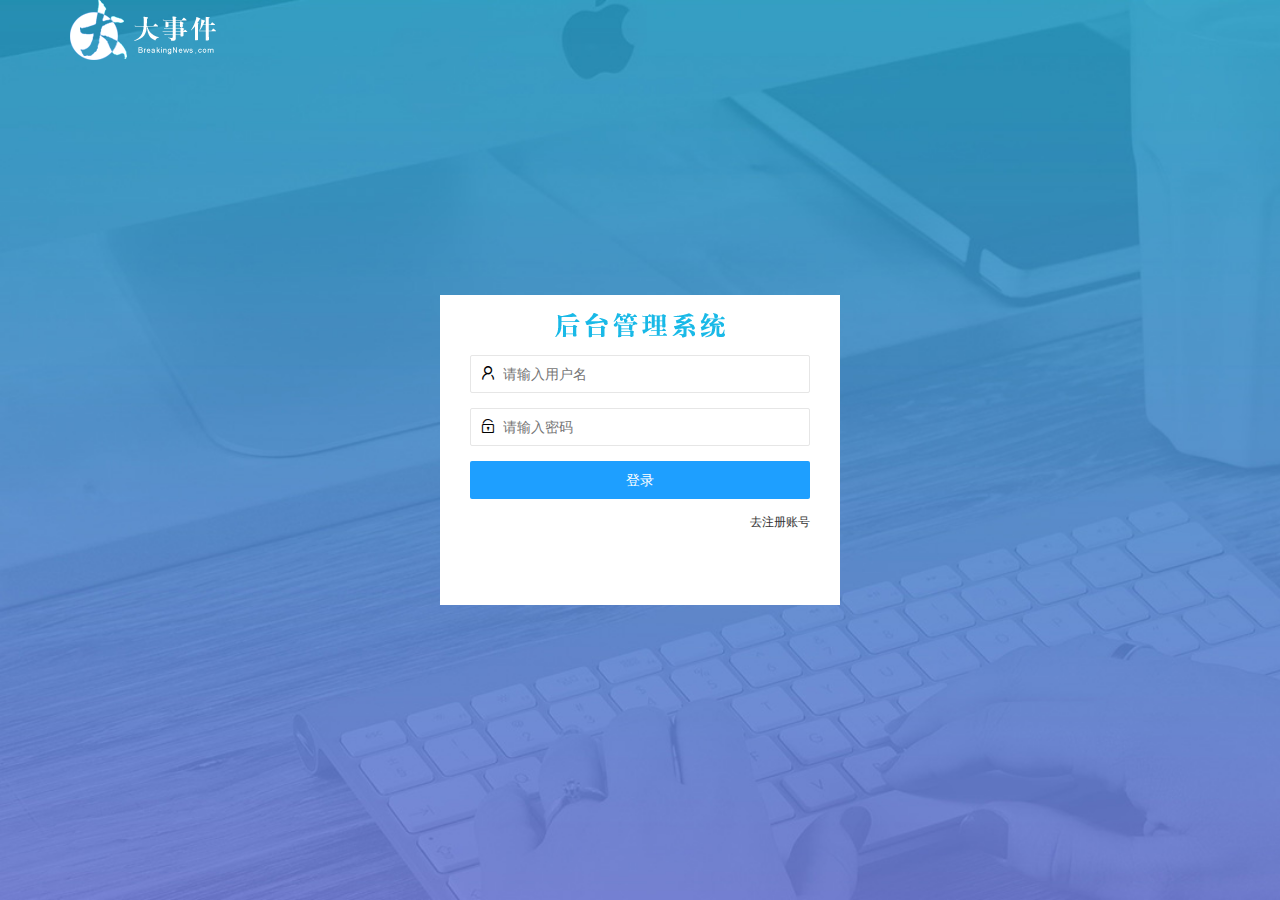
<file: login.html>
<!DOCTYPE html>
<html lang="en">
  <head>
    <meta charset="UTF-8" />
    <meta http-equiv="X-UA-Compatible" content="IE=edge" />
    <meta name="viewport" content="width=device-width, initial-scale=1.0" />
    <title>Document</title>
    <link rel="stylesheet" href="./assets/lib/layui/css/layui.css" />

    <link rel="stylesheet" href="./assets/css/login.css" />
  </head>
  <body>
    <!-- 头部的 Logo 区域 -->
    <div class="layui-main">
      <img src="./assets/images/logo.png" alt="" />
    </div>
    <div class="loginAndRegBox">
      <!-- 标题 -->
      <div class="title_box"></div>
      <!-- 登录界面 -->
      <div class="login_box">
        <!-- 登录表单 -->
        <form class="layui-form" id="form_login">
          <!-- 用户名 -->
          <div class="layui-form-item">
            <i class="layui-icon layui-icon-username"></i>
            <input
              type="text"
              name="username"
              required
              lay-verify="required"
              placeholder="请输入用户名"
              autocomplete="off"
              class="layui-input"
            />
          </div>
          <!-- 密码 -->
          <div class="layui-form-item">
            <i class="layui-icon layui-icon-password"></i>
            <input
              type="password"
              name="password"
              required
              lay-verify="required|pwd"
              placeholder="请输入密码"
              autocomplete="off"
              class="layui-input"
            />
          </div>
          <!-- 登录按钮 -->
          <div class="layui-form-item">
            <!-- 注意：表单提交按钮和普通按钮的区别，就是 lay-submit 属性 -->
            <button
              class="layui-btn layui-btn-fluid layui-btn-normal"
              lay-submit
            >
              登录
            </button>
          </div>
          <div class="layui-form-item links">
            <a href="javascript:;" id="link_reg">去注册账号</a>
          </div>
        </form>
      </div>

      <!-- 注册界面 -->
      <div class="reg_box">
        <!-- 注册表单 -->
        <form class="layui-form" id="form_reg">
          <!-- 用户名 -->
          <div class="layui-form-item">
            <i class="layui-icon layui-icon-username"></i>
            <input
              type="text"
              name="username"
              required
              lay-verify="required"
              placeholder="请输入用户名"
              autocomplete="off"
              class="layui-input"
            />
          </div>
          <!-- 密码 -->
          <div class="layui-form-item">
            <i class="layui-icon layui-icon-password"></i>
            <input
              type="password"
              name="password"
              required
              lay-verify="required|pwd"
              placeholder="请输入密码"
              autocomplete="off"
              class="layui-input"
            />
          </div>
          <!-- 确认密码 -->
          <div class="layui-form-item">
            <i class="layui-icon layui-icon-password"></i>
            <input
              type="password"
              name="repassword"
              required
              lay-verify="required|pwd|repwd"
              placeholder="再次确认密码"
              autocomplete="off"
              class="layui-input"
            />
          </div>
          <!-- 注册按钮 -->
          <div class="layui-form-item">
            <!-- 注意：表单提交按钮和普通按钮的区别，就是 lay-submit 属性 -->
            <button
              class="layui-btn layui-btn-fluid layui-btn-normal"
              lay-submit
            >
              注册
            </button>
          </div>
          <div class="layui-form-item links">
            <a href="javascript:;" id="link_login">去登录</a>
          </div>
        </form>
      </div>
    </div>
    <script src="/assets/lib/layui/layui.all.js"></script>
    <script src="./assets/lib/jquery.js"></script>
    <script src="./assets/js/baseAPI.js"></script>
    <script src="./assets/js/login.js"></script>
  </body>
</html>
</file>
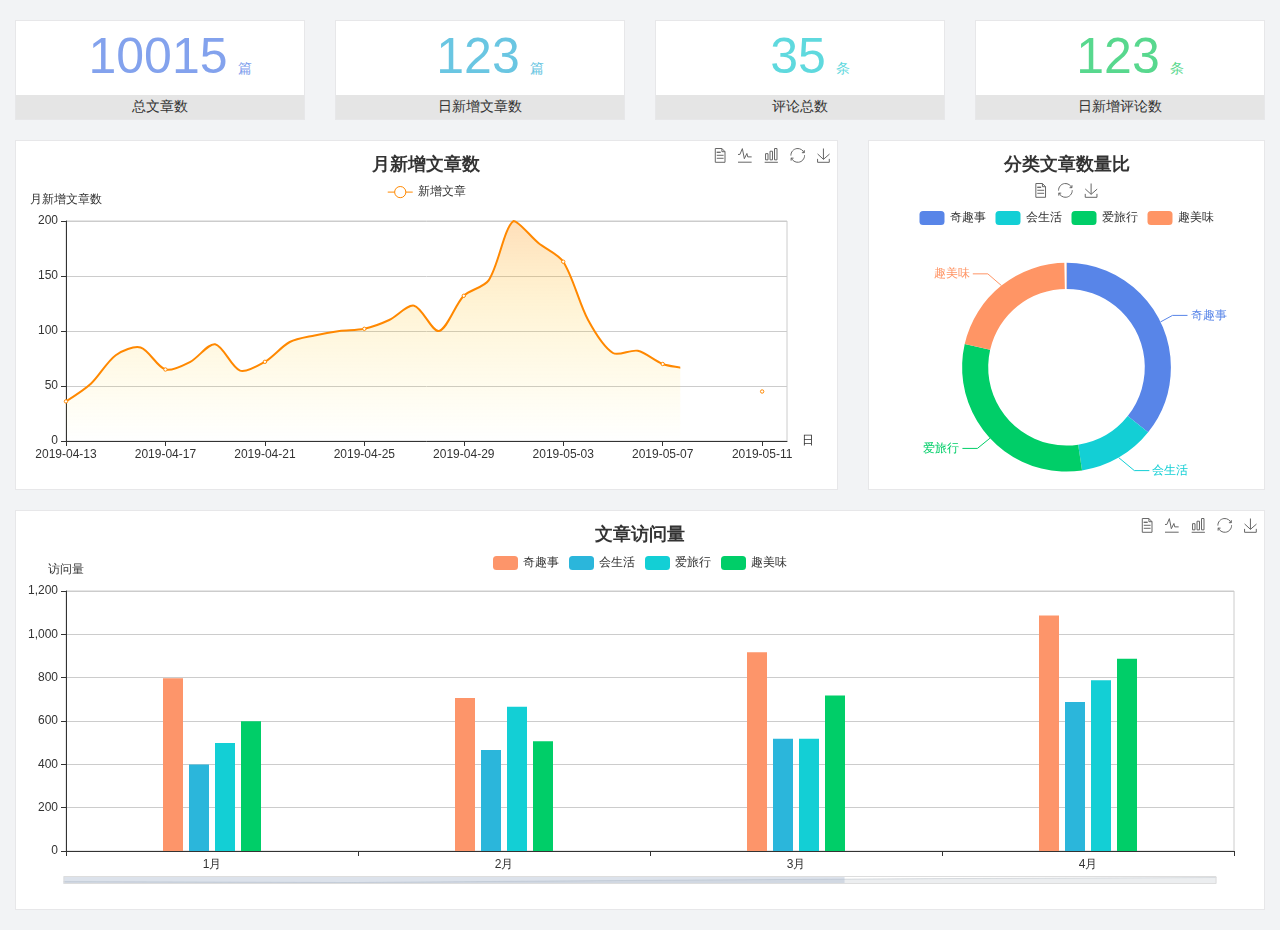
<file: home/dashboard.html>
<!DOCTYPE html>
<html lang="en">

<head>
  <meta charset="UTF-8">
  <meta name="viewport" content="width=device-width, initial-scale=1.0">
  <meta http-equiv="X-UA-Compatible" content="ie=edge">
  <title>图表统计</title>
  <link rel="stylesheet" href="../../assets/lib/bootstrap.css" />
  <link rel="stylesheet" href="../../assets/lib/main.css" />
  <script src="../../assets/lib/jquery.js"></script>
  <script type="text/javascript" src="../../assets/lib/echarts.min.js"></script>
</head>

<body>
  <div class="container-fluid">
    <div class="row spannel_list">
      <div class="col-sm-3 col-xs-6">
        <div class="spannel">
          <em>10015</em><span>篇</span>
          <b>总文章数</b>
        </div>
      </div>
      <div class="col-sm-3 col-xs-6">
        <div class="spannel scolor01">
          <em>123</em><span>篇</span>
          <b>日新增文章数</b>
        </div>
      </div>
      <div class="col-sm-3 col-xs-6">
        <div class="spannel scolor02">
          <em>35</em><span>条</span>
          <b>评论总数</b>
        </div>
      </div>
      <div class="col-sm-3 col-xs-6">
        <div class="spannel scolor03">
          <em>123</em><span>条</span>
          <b>日新增评论数</b>
        </div>
      </div>
    </div>
  </div>

  <div class="container-fluid">
    <div class="row curve-pie">
      <div class="col-lg-8 col-md-8">
        <div class="gragh_pannel" id="curve_show"></div>
      </div>
      <div class="col-lg-4 col-md-4">
        <div class="gragh_pannel" id="pie_show"></div>
      </div>
    </div>
  </div>

  <div class="container-fluid">
    <div class="column_pannel" id="column_show"></div>
  </div>

  <script>
    var oChart = echarts.init(document.getElementById('curve_show'));
    var aList_all = [
      { 'count': 36, 'date': '2019-04-13' },
      { 'count': 52, 'date': '2019-04-14' },
      { 'count': 78, 'date': '2019-04-15' },
      { 'count': 85, 'date': '2019-04-16' },
      { 'count': 65, 'date': '2019-04-17' },
      { 'count': 72, 'date': '2019-04-18' },
      { 'count': 88, 'date': '2019-04-19' },
      { 'count': 64, 'date': '2019-04-20' },
      { 'count': 72, 'date': '2019-04-21' },
      { 'count': 90, 'date': '2019-04-22' },
      { 'count': 96, 'date': '2019-04-23' },
      { 'count': 100, 'date': '2019-04-24' },
      { 'count': 102, 'date': '2019-04-25' },
      { 'count': 110, 'date': '2019-04-26' },
      { 'count': 123, 'date': '2019-04-27' },
      { 'count': 100, 'date': '2019-04-28' },
      { 'count': 132, 'date': '2019-04-29' },
      { 'count': 146, 'date': '2019-04-30' },
      { 'count': 200, 'date': '2019-05-01' },
      { 'count': 180, 'date': '2019-05-02' },
      { 'count': 163, 'date': '2019-05-03' },
      { 'count': 110, 'date': '2019-05-04' },
      { 'count': 80, 'date': '2019-05-05' },
      { 'count': 82, 'date': '2019-05-06' },
      { 'count': 70, 'date': '2019-05-07' },
      { 'count': 65, 'date': '2019-05-08' },
      { 'count': 54, 'date': '2019-05-09' },
      { 'count': 40, 'date': '2019-05-10' },
      { 'count': 45, 'date': '2019-05-11' },
      { 'count': 38, 'date': '2019-05-12' },
    ];

    let aCount = [];
    let aDate = [];

    for (var i = 0; i < aList_all.length; i++) {
      aCount.push(aList_all[i].count);
      aDate.push(aList_all[i].date);
    }

    var chartopt = {
      title: {
        text: '月新增文章数',
        left: 'center',
        top: '10'
      },
      tooltip: {
        trigger: 'axis'
      },
      legend: {
        data: ['新增文章'],
        top: '40'
      },
      toolbox: {
        show: true,
        feature: {
          mark: { show: true },
          dataView: { show: true, readOnly: false },
          magicType: { show: true, type: ['line', 'bar'] },
          restore: { show: true },
          saveAsImage: { show: true }
        }
      },
      calculable: true,
      xAxis: [
        {
          name: '日',
          type: 'category',
          boundaryGap: false,
          data: aDate
        }
      ],
      yAxis: [
        {
          name: '月新增文章数',
          type: 'value'
        }
      ],
      series: [
        {
          name: '新增文章',
          type: 'line',
          smooth: true,
          itemStyle: { normal: { areaStyle: { type: 'default' }, color: '#f80' }, lineStyle: { color: '#f80' } },
          data: aCount
        }],
      areaStyle: {
        normal: {
          color: new echarts.graphic.LinearGradient(0, 0, 0, 1, [{
            offset: 0,
            color: 'rgba(255,136,0,0.39)'
          }, {
            offset: .34,
            color: 'rgba(255,180,0,0.25)'
          }, {
            offset: 1,
            color: 'rgba(255,222,0,0.00)'
          }])

        }
      },
      grid: {
        show: true,
        x: 50,
        x2: 50,
        y: 80,
        height: 220
      }
    };

    oChart.setOption(chartopt);


    var oPie = echarts.init(document.getElementById('pie_show'));
    var oPieopt =
    {
      title: {
        top: 10,
        text: '分类文章数量比',
        x: 'center'
      },
      tooltip: {
        trigger: 'item',
        formatter: "{a} <br/>{b} : {c} ({d}%)"
      },
      color: ['#5885e8', '#13cfd5', '#00ce68', '#ff9565'],
      legend: {
        x: 'center',
        top: 65,
        data: ['奇趣事', '会生活', '爱旅行', '趣美味']
      },
      toolbox: {
        show: true,
        x: 'center',
        top: 35,
        feature: {
          mark: { show: true },
          dataView: { show: true, readOnly: false },
          magicType: {
            show: true,
            type: ['pie', 'funnel'],
            option: {
              funnel: {
                x: '25%',
                width: '50%',
                funnelAlign: 'left',
                max: 1548
              }
            }
          },
          restore: { show: true },
          saveAsImage: { show: true }
        }
      },
      calculable: true,
      series: [
        {
          name: '访问来源',
          type: 'pie',
          radius: ['45%', '60%'],
          center: ['50%', '65%'],
          data: [
            { value: 300, name: '奇趣事' },
            { value: 100, name: '会生活' },
            { value: 260, name: '爱旅行' },
            { value: 180, name: '趣美味' }
          ]
        }
      ]
    };
    oPie.setOption(oPieopt);



    var oColumn = this.echarts.init(document.getElementById('column_show'));
    var oColumnopt =
    {
      title: {
        text: '文章访问量',
        left: 'center',
        top: '10'
      },
      tooltip: {
        trigger: 'axis'
      },
      legend: {
        data: ['奇趣事', '会生活', '爱旅行', '趣美味'],
        top: '40'
      },
      toolbox: {
        show: true,
        feature: {
          mark: { show: true },
          dataView: { show: true, readOnly: false },
          magicType: { show: true, type: ['line', 'bar'] },
          restore: { show: true },
          saveAsImage: { show: true }
        }
      },
      calculable: true,
      xAxis: [
        {
          type: 'category',
          data: ['1月', '2月', '3月', '4月', '5月']
        }
      ],
      yAxis: [
        {
          name: '访问量',
          type: 'value'
        }
      ],
      series: [
        {
          name: '奇趣事',
          type: 'bar',
          barWidth: 20,
          itemStyle: {
            normal: { areaStyle: { type: 'default' }, color: '#fd956a' }
          },
          data: [800, 708, 920, 1090, 1200]
        },
        {
          name: '会生活',
          type: 'bar',
          barWidth: 20,
          itemStyle: {
            normal: { areaStyle: { type: 'default' }, color: '#2bb6db' }
          },
          data: [400, 468, 520, 690, 800]
        },
        {
          name: '爱旅行',
          type: 'bar',
          barWidth: 20,
          itemStyle: {
            normal: { areaStyle: { type: 'default' }, color: '#13cfd5' }
          },
          data: [500, 668, 520, 790, 900]
        },
        {
          name: '趣美味',
          type: 'bar',
          barWidth: 20,
          itemStyle: {
            normal: { areaStyle: { type: 'default' }, color: '#00ce68' }
          },
          data: [600, 508, 720, 890, 1000]
        }
      ],
      grid: {
        show: true,
        x: 50,
        x2: 30,
        y: 80,
        height: 260
      },
      dataZoom: [//给x轴设置滚动条
        {
          start: 0,//默认为0
          end: 100 - 1000 / 31,//默认为100
          type: 'slider',
          show: true,
          xAxisIndex: [0],
          handleSize: 0,//滑动条的 左右2个滑动条的大小
          height: 8,//组件高度
          left: 45, //左边的距离
          right: 50,//右边的距离
          bottom: 26,//右边的距离
          handleColor: '#ddd',//h滑动图标的颜色
          handleStyle: {
            borderColor: "#cacaca",
            borderWidth: "1",
            shadowBlur: 2,
            background: "#ddd",
            shadowColor: "#ddd",
          }
        }]
    };
    oColumn.setOption(oColumnopt);
  </script>
</body>

</html>
</file>
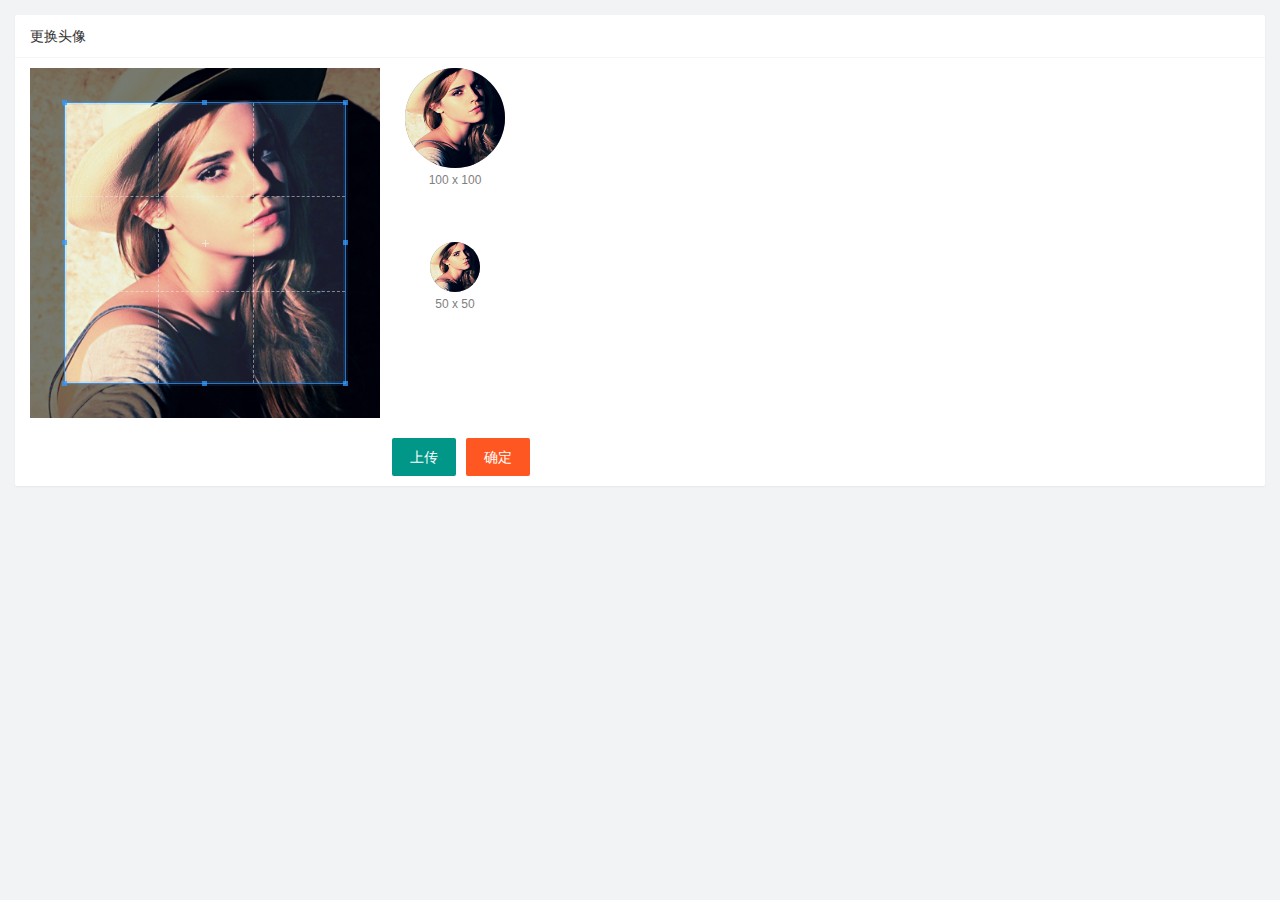
<file: user/user_avatar.html>
<!DOCTYPE html>
<html lang="en">
  <head>
    <meta charset="UTF-8" />
    <meta http-equiv="X-UA-Compatible" content="IE=edge" />
    <meta name="viewport" content="width=device-width, initial-scale=1.0" />
    <title>Document</title>
    <link rel="stylesheet" href="/assets/lib/layui/css/layui.css" />
    <link rel="stylesheet" href="/assets/lib/cropper/cropper.css" />
    <link rel="stylesheet" href="/assets/css/user/user_avatar.css" />
  </head>
  <body>
    <!-- 卡片区域 -->
    <div class="layui-card">
      <div class="layui-card-header">更换头像</div>
      <div class="layui-card-body">
        <!-- 第一行的图片裁剪和预览区域 -->
        <div class="row1">
          <!-- 图片裁剪区域 -->
          <div class="cropper-box">
            <!-- 这个 img 标签很重要，将来会把它初始化为裁剪区域 -->
            <img id="image" src="/assets/images/sample.jpg" />
          </div>
          <!-- 图片的预览区域 -->
          <div class="preview-box">
            <div>
              <!-- 宽高为 100px 的预览区域 -->
              <div class="img-preview w100"></div>
              <p class="size">100 x 100</p>
            </div>
            <div>
              <!-- 宽高为 50px 的预览区域 -->
              <div class="img-preview w50"></div>
              <p class="size">50 x 50</p>
            </div>
          </div>
        </div>

        <!-- 第二行的按钮区域 -->
        <div class="row2">
          <input type="file" accept="image/jpeg,image/png" id="file" />
          <button type="button" class="layui-btn" id="btnChooseImage">
            上传
          </button>
          <button
            type="button"
            class="layui-btn layui-btn-danger"
            id="btnUpload"
          >
            确定
          </button>
        </div>
      </div>
    </div>
  </body>
  <script src="/assets/lib/layui/layui.all.js"></script>
  <script src="/assets/lib/jquery.js"></script>
  <script src="/assets/lib/cropper/Cropper.js"></script>
  <script src="/assets/lib/cropper/jquery-cropper.js"></script>
  <script src="/assets/js/baseAPI.js"></script>
  <script src="/assets/js/user/user_avatar.js"></script>
</html>
</file>
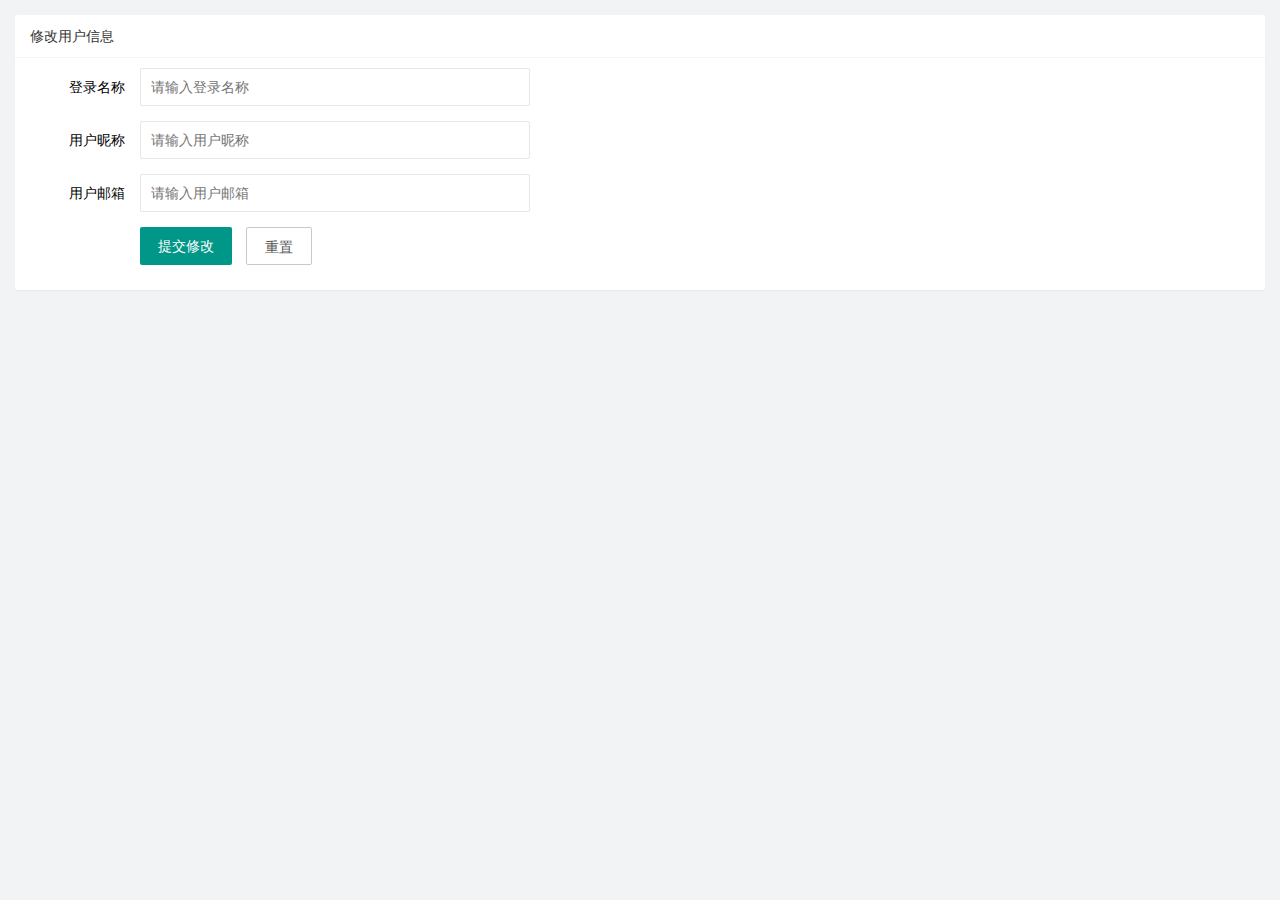
<file: user/user_info.html>
<!DOCTYPE html>
<html lang="en">
  <head>
    <meta charset="UTF-8" />
    <meta http-equiv="X-UA-Compatible" content="IE=edge" />
    <meta name="viewport" content="width=device-width, initial-scale=1.0" />
    <title>Document</title>
    <link rel="stylesheet" href="/assets/lib/layui/css/layui.css" />
    <link rel="stylesheet" href="/assets/css/user/user_info.css" />
  </head>
  <body>
    <!-- 卡片区域 -->
    <div class="layui-card">
      <div class="layui-card-header">修改用户信息</div>
      <div class="layui-card-body">
        <form class="layui-form" lay-filter="formUserInfo">
          <!-- 隐藏域 -->
          <input type="hidden" name="id" />
          <!-- username -->
          <div class="layui-form-item">
            <label class="layui-form-label">登录名称</label>
            <div class="layui-input-block">
              <input
                type="text"
                name="username"
                required
                readonly
                lay-verify="required"
                placeholder="请输入登录名称"
                autocomplete="off"
                class="layui-input"
              />
            </div>
          </div>
          <!-- nickname -->
          <div class="layui-form-item">
            <label class="layui-form-label">用户昵称</label>
            <div class="layui-input-block">
              <input
                type="text"
                name="nickname"
                required
                lay-verify="required|nickname"
                placeholder="请输入用户昵称"
                autocomplete="off"
                class="layui-input"
              />
            </div>
          </div>
          <!-- email -->
          <div class="layui-form-item">
            <label class="layui-form-label">用户邮箱</label>
            <div class="layui-input-block">
              <input
                type="text"
                name="email"
                required
                lay-verify="required|email"
                placeholder="请输入用户邮箱"
                autocomplete="off"
                class="layui-input"
              />
            </div>
          </div>
          <!-- button -->
          <div class="layui-form-item">
            <div class="layui-input-block">
              <button class="layui-btn" lay-submit lay-filter="formDemo">
                提交修改
              </button>
              <button
                type="reset"
                class="layui-btn layui-btn-primary"
                id="btnReset"
              >
                重置
              </button>
            </div>
          </div>
        </form>
      </div>
    </div>
    <script src="/assets/lib/layui/layui.all.js"></script>
    <script src="/assets/lib/jquery.js"></script>
    <script src="/assets/js/baseAPI.js"></script>
    <script src="/assets/js/user/user_info.js"></script>
  </body>
</html>
</file>
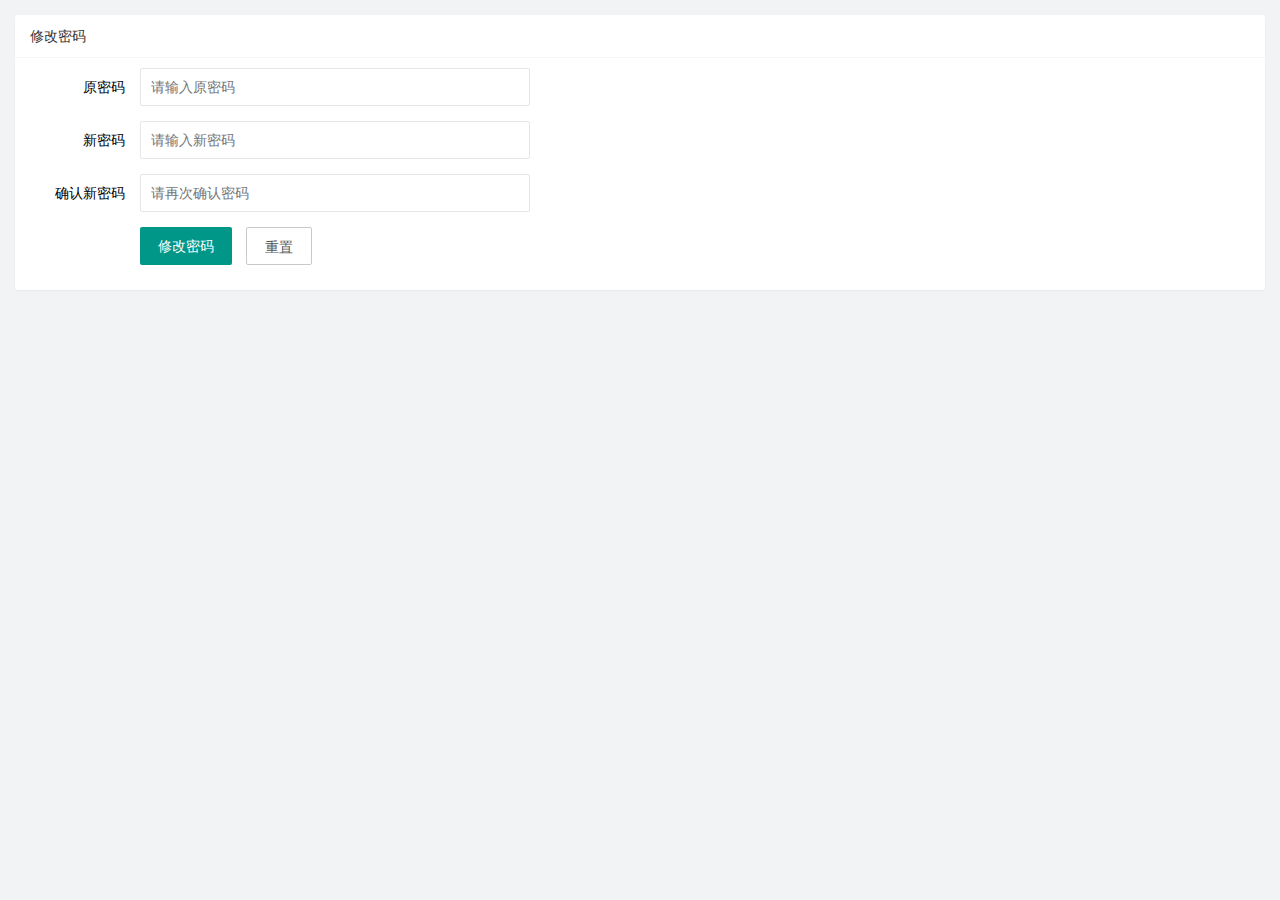
<file: user/user_pwd.html>
<!DOCTYPE html>
<html lang="en">
  <head>
    <meta charset="UTF-8" />
    <meta http-equiv="X-UA-Compatible" content="IE=edge" />
    <meta name="viewport" content="width=device-width, initial-scale=1.0" />
    <title>Document</title>
    <link rel="stylesheet" href="/assets/lib/layui/css/layui.css" />
    <link rel="stylesheet" href="/assets/css/user/user_pwd.css" />
  </head>
  <body>
    <!-- 卡片区域 -->
    <div class="layui-card">
      <div class="layui-card-header">修改密码</div>
      <div class="layui-card-body">
        <form class="layui-form">
          <div class="layui-form-item">
            <label class="layui-form-label">原密码</label>
            <div class="layui-input-block">
              <input
                type="password"
                name="oldPwd"
                required
                lay-verify="required|pwd"
                placeholder="请输入原密码"
                autocomplete="off"
                class="layui-input"
              />
            </div>
          </div>
          <div class="layui-form-item">
            <label class="layui-form-label">新密码</label>
            <div class="layui-input-block">
              <input
                type="password"
                name="newPwd"
                required
                lay-verify="required|pwd|samePwd"
                placeholder="请输入新密码"
                autocomplete="off"
                class="layui-input"
              />
            </div>
          </div>
          <div class="layui-form-item">
            <label class="layui-form-label">确认新密码</label>
            <div class="layui-input-block">
              <input
                type="password"
                name="rePwd"
                required
                lay-verify="required|pwd|rePwd"
                placeholder="请再次确认密码"
                autocomplete="off"
                class="layui-input"
              />
            </div>
          </div>
          <div class="layui-form-item">
            <div class="layui-input-block">
              <button class="layui-btn" lay-submit lay-filter="formDemo">
                修改密码
              </button>
              <button type="reset" class="layui-btn layui-btn-primary">
                重置
              </button>
            </div>
          </div>
        </form>
      </div>
    </div>
  </body>
  <script src="/assets/lib/layui/layui.all.js"></script>
  <script src="/assets/lib/jquery.js"></script>
  <script src="/assets/js/baseAPI.js"></script>
  <script src="/assets/js/user/user_pwd.js"></script>
</html>
</file>
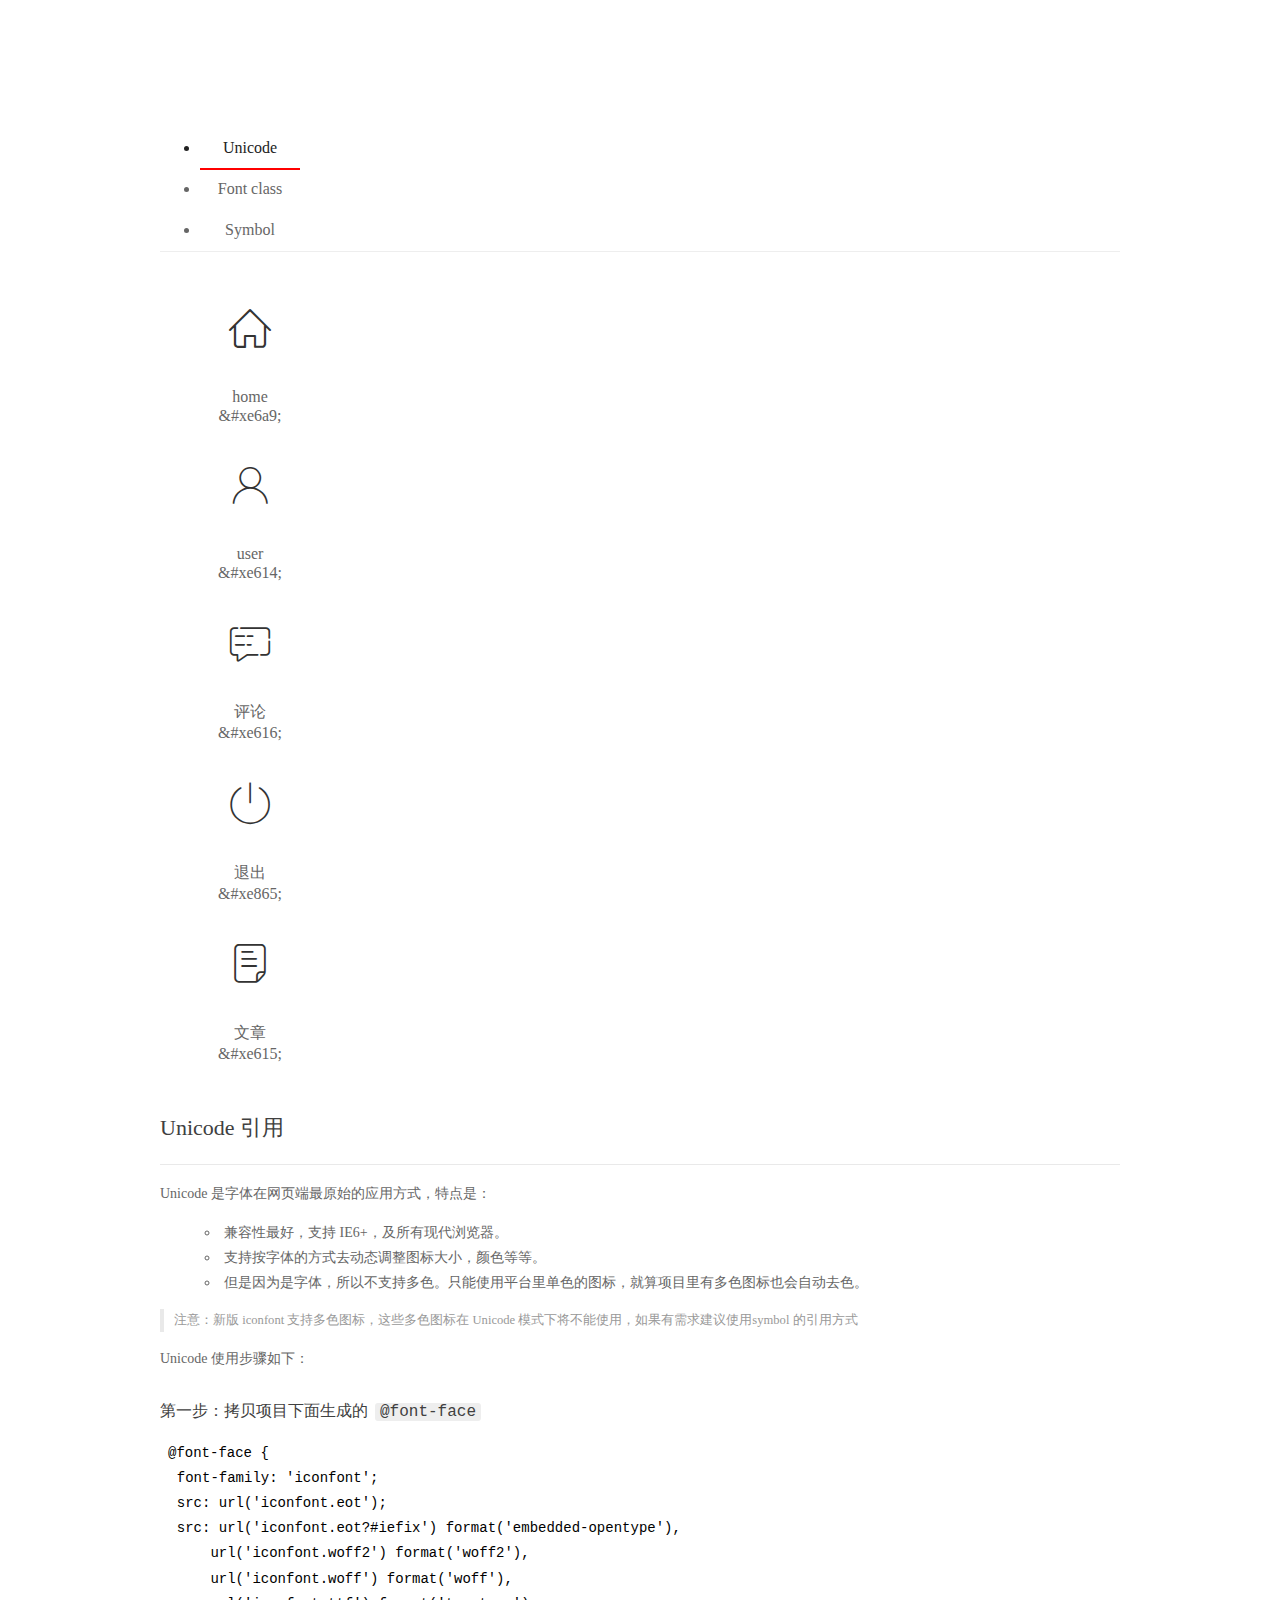
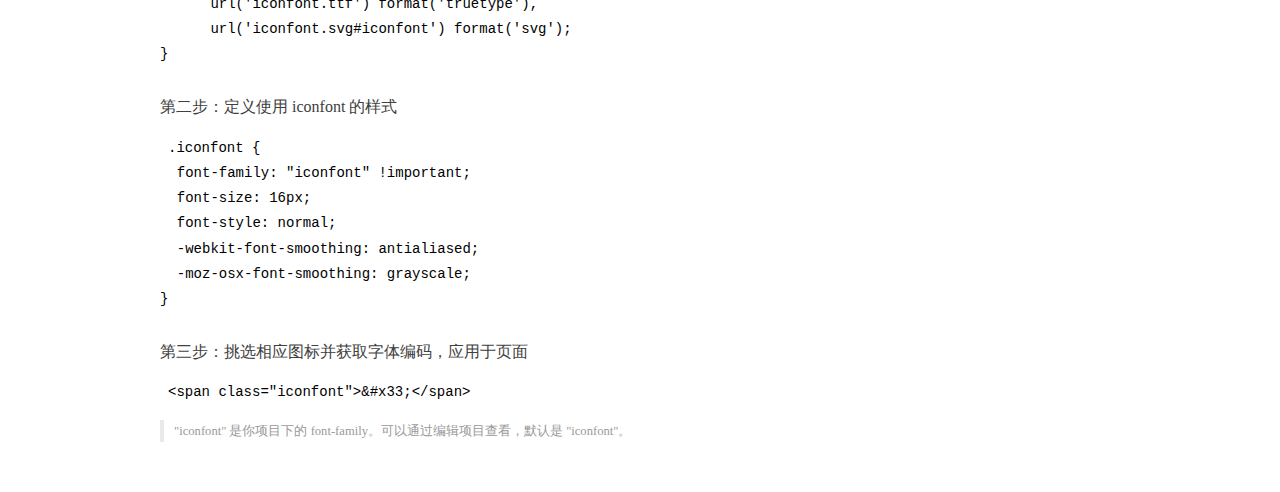
<file: assets/fonts/demo_index.html>
<!DOCTYPE html>
<html>
<head>
  <meta charset="utf-8"/>
  <title>IconFont Demo</title>
  <link rel="shortcut icon" href="https://gtms04.alicdn.com/tps/i4/TB1_oz6GVXXXXaFXpXXJDFnIXXX-64-64.ico" type="image/x-icon"/>
  <link rel="stylesheet" href="https://g.alicdn.com/thx/cube/1.3.2/cube.min.css">
  <link rel="stylesheet" href="demo.css">
  <link rel="stylesheet" href="iconfont.css">
  <script src="iconfont.js"></script>
  <!-- jQuery -->
  <script src="https://a1.alicdn.com/oss/uploads/2018/12/26/7bfddb60-08e8-11e9-9b04-53e73bb6408b.js"></script>
  <!-- 代码高亮 -->
  <script src="https://a1.alicdn.com/oss/uploads/2018/12/26/a3f714d0-08e6-11e9-8a15-ebf944d7534c.js"></script>
</head>
<body>
  <div class="main">
    <h1 class="logo"><a href="https://www.iconfont.cn/" title="iconfont 首页" target="_blank">&#xe86b;</a></h1>
    <div class="nav-tabs">
      <ul id="tabs" class="dib-box">
        <li class="dib active"><span>Unicode</span></li>
        <li class="dib"><span>Font class</span></li>
        <li class="dib"><span>Symbol</span></li>
      </ul>
      
    </div>
    <div class="tab-container">
      <div class="content unicode" style="display: block;">
          <ul class="icon_lists dib-box">
          
            <li class="dib">
              <span class="icon iconfont">&#xe6a9;</span>
                <div class="name">home</div>
                <div class="code-name">&amp;#xe6a9;</div>
              </li>
          
            <li class="dib">
              <span class="icon iconfont">&#xe614;</span>
                <div class="name">user</div>
                <div class="code-name">&amp;#xe614;</div>
              </li>
          
            <li class="dib">
              <span class="icon iconfont">&#xe616;</span>
                <div class="name">评论</div>
                <div class="code-name">&amp;#xe616;</div>
              </li>
          
            <li class="dib">
              <span class="icon iconfont">&#xe865;</span>
                <div class="name">退出</div>
                <div class="code-name">&amp;#xe865;</div>
              </li>
          
            <li class="dib">
              <span class="icon iconfont">&#xe615;</span>
                <div class="name">文章</div>
                <div class="code-name">&amp;#xe615;</div>
              </li>
          
          </ul>
          <div class="article markdown">
          <h2 id="unicode-">Unicode 引用</h2>
          <hr>

          <p>Unicode 是字体在网页端最原始的应用方式，特点是：</p>
          <ul>
            <li>兼容性最好，支持 IE6+，及所有现代浏览器。</li>
            <li>支持按字体的方式去动态调整图标大小，颜色等等。</li>
            <li>但是因为是字体，所以不支持多色。只能使用平台里单色的图标，就算项目里有多色图标也会自动去色。</li>
          </ul>
          <blockquote>
            <p>注意：新版 iconfont 支持多色图标，这些多色图标在 Unicode 模式下将不能使用，如果有需求建议使用symbol 的引用方式</p>
          </blockquote>
          <p>Unicode 使用步骤如下：</p>
          <h3 id="-font-face">第一步：拷贝项目下面生成的 <code>@font-face</code></h3>
<pre><code class="language-css"
>@font-face {
  font-family: 'iconfont';
  src: url('iconfont.eot');
  src: url('iconfont.eot?#iefix') format('embedded-opentype'),
      url('iconfont.woff2') format('woff2'),
      url('iconfont.woff') format('woff'),
      url('iconfont.ttf') format('truetype'),
      url('iconfont.svg#iconfont') format('svg');
}
</code></pre>
          <h3 id="-iconfont-">第二步：定义使用 iconfont 的样式</h3>
<pre><code class="language-css"
>.iconfont {
  font-family: "iconfont" !important;
  font-size: 16px;
  font-style: normal;
  -webkit-font-smoothing: antialiased;
  -moz-osx-font-smoothing: grayscale;
}
</code></pre>
          <h3 id="-">第三步：挑选相应图标并获取字体编码，应用于页面</h3>
<pre>
<code class="language-html"
>&lt;span class="iconfont"&gt;&amp;#x33;&lt;/span&gt;
</code></pre>
          <blockquote>
            <p>"iconfont" 是你项目下的 font-family。可以通过编辑项目查看，默认是 "iconfont"。</p>
          </blockquote>
          </div>
      </div>
      <div class="content font-class">
        <ul class="icon_lists dib-box">
          
          <li class="dib">
            <span class="icon iconfont icon-home"></span>
            <div class="name">
              home
            </div>
            <div class="code-name">.icon-home
            </div>
          </li>
          
          <li class="dib">
            <span class="icon iconfont icon-user"></span>
            <div class="name">
              user
            </div>
            <div class="code-name">.icon-user
            </div>
          </li>
          
          <li class="dib">
            <span class="icon iconfont icon-pinglun"></span>
            <div class="name">
              评论
            </div>
            <div class="code-name">.icon-pinglun
            </div>
          </li>
          
          <li class="dib">
            <span class="icon iconfont icon-tuichu"></span>
            <div class="name">
              退出
            </div>
            <div class="code-name">.icon-tuichu
            </div>
          </li>
          
          <li class="dib">
            <span class="icon iconfont icon-16"></span>
            <div class="name">
              文章
            </div>
            <div class="code-name">.icon-16
            </div>
          </li>
          
        </ul>
        <div class="article markdown">
        <h2 id="font-class-">font-class 引用</h2>
        <hr>

        <p>font-class 是 Unicode 使用方式的一种变种，主要是解决 Unicode 书写不直观，语意不明确的问题。</p>
        <p>与 Unicode 使用方式相比，具有如下特点：</p>
        <ul>
          <li>兼容性良好，支持 IE8+，及所有现代浏览器。</li>
          <li>相比于 Unicode 语意明确，书写更直观。可以很容易分辨这个 icon 是什么。</li>
          <li>因为使用 class 来定义图标，所以当要替换图标时，只需要修改 class 里面的 Unicode 引用。</li>
          <li>不过因为本质上还是使用的字体，所以多色图标还是不支持的。</li>
        </ul>
        <p>使用步骤如下：</p>
        <h3 id="-fontclass-">第一步：引入项目下面生成的 fontclass 代码：</h3>
<pre><code class="language-html">&lt;link rel="stylesheet" href="./iconfont.css"&gt;
</code></pre>
        <h3 id="-">第二步：挑选相应图标并获取类名，应用于页面：</h3>
<pre><code class="language-html">&lt;span class="iconfont icon-xxx"&gt;&lt;/span&gt;
</code></pre>
        <blockquote>
          <p>"
            iconfont" 是你项目下的 font-family。可以通过编辑项目查看，默认是 "iconfont"。</p>
        </blockquote>
      </div>
      </div>
      <div class="content symbol">
          <ul class="icon_lists dib-box">
          
            <li class="dib">
                <svg class="icon svg-icon" aria-hidden="true">
                  <use xlink:href="#icon-home"></use>
                </svg>
                <div class="name">home</div>
                <div class="code-name">#icon-home</div>
            </li>
          
            <li class="dib">
                <svg class="icon svg-icon" aria-hidden="true">
                  <use xlink:href="#icon-user"></use>
                </svg>
                <div class="name">user</div>
                <div class="code-name">#icon-user</div>
            </li>
          
            <li class="dib">
                <svg class="icon svg-icon" aria-hidden="true">
                  <use xlink:href="#icon-pinglun"></use>
                </svg>
                <div class="name">评论</div>
                <div class="code-name">#icon-pinglun</div>
            </li>
          
            <li class="dib">
                <svg class="icon svg-icon" aria-hidden="true">
                  <use xlink:href="#icon-tuichu"></use>
                </svg>
                <div class="name">退出</div>
                <div class="code-name">#icon-tuichu</div>
            </li>
          
            <li class="dib">
                <svg class="icon svg-icon" aria-hidden="true">
                  <use xlink:href="#icon-16"></use>
                </svg>
                <div class="name">文章</div>
                <div class="code-name">#icon-16</div>
            </li>
          
          </ul>
          <div class="article markdown">
          <h2 id="symbol-">Symbol 引用</h2>
          <hr>

          <p>这是一种全新的使用方式，应该说这才是未来的主流，也是平台目前推荐的用法。相关介绍可以参考这篇<a href="">文章</a>
            这种用法其实是做了一个 SVG 的集合，与另外两种相比具有如下特点：</p>
          <ul>
            <li>支持多色图标了，不再受单色限制。</li>
            <li>通过一些技巧，支持像字体那样，通过 <code>font-size</code>, <code>color</code> 来调整样式。</li>
            <li>兼容性较差，支持 IE9+，及现代浏览器。</li>
            <li>浏览器渲染 SVG 的性能一般，还不如 png。</li>
          </ul>
          <p>使用步骤如下：</p>
          <h3 id="-symbol-">第一步：引入项目下面生成的 symbol 代码：</h3>
<pre><code class="language-html">&lt;script src="./iconfont.js"&gt;&lt;/script&gt;
</code></pre>
          <h3 id="-css-">第二步：加入通用 CSS 代码（引入一次就行）：</h3>
<pre><code class="language-html">&lt;style&gt;
.icon {
  width: 1em;
  height: 1em;
  vertical-align: -0.15em;
  fill: currentColor;
  overflow: hidden;
}
&lt;/style&gt;
</code></pre>
          <h3 id="-">第三步：挑选相应图标并获取类名，应用于页面：</h3>
<pre><code class="language-html">&lt;svg class="icon" aria-hidden="true"&gt;
  &lt;use xlink:href="#icon-xxx"&gt;&lt;/use&gt;
&lt;/svg&gt;
</code></pre>
          </div>
      </div>

    </div>
  </div>
  <script>
  $(document).ready(function () {
      $('.tab-container .content:first').show()

      $('#tabs li').click(function (e) {
        var tabContent = $('.tab-container .content')
        var index = $(this).index()

        if ($(this).hasClass('active')) {
          return
        } else {
          $('#tabs li').removeClass('active')
          $(this).addClass('active')

          tabContent.hide().eq(index).fadeIn()
        }
      })
    })
  </script>
</body>
</html>
</file>
<file: assets/lib/layui/css/layui.css>
/** layui-v2.5.5 MIT License By https://www.layui.com */
 .layui-inline,img{display:inline-block;vertical-align:middle}h1,h2,h3,h4,h5,h6{font-weight:400}.layui-edge,.layui-header,.layui-inline,.layui-main{position:relative}.layui-body,.layui-edge,.layui-elip{overflow:hidden}.layui-btn,.layui-edge,.layui-inline,img{vertical-align:middle}.layui-btn,.layui-disabled,.layui-icon,.layui-unselect{-moz-user-select:none;-webkit-user-select:none;-ms-user-select:none}.layui-elip,.layui-form-checkbox span,.layui-form-pane .layui-form-label{text-overflow:ellipsis;white-space:nowrap}.layui-breadcrumb,.layui-tree-btnGroup{visibility:hidden}blockquote,body,button,dd,div,dl,dt,form,h1,h2,h3,h4,h5,h6,input,li,ol,p,pre,td,textarea,th,ul{margin:0;padding:0;-webkit-tap-highlight-color:rgba(0,0,0,0)}a:active,a:hover{outline:0}img{border:none}li{list-style:none}table{border-collapse:collapse;border-spacing:0}h4,h5,h6{font-size:100%}button,input,optgroup,option,select,textarea{font-family:inherit;font-size:inherit;font-style:inherit;font-weight:inherit;outline:0}pre{white-space:pre-wrap;white-space:-moz-pre-wrap;white-space:-pre-wrap;white-space:-o-pre-wrap;word-wrap:break-word}body{line-height:24px;font:14px Helvetica Neue,Helvetica,PingFang SC,Tahoma,Arial,sans-serif}hr{height:1px;margin:10px 0;border:0;clear:both}a{color:#333;text-decoration:none}a:hover{color:#777}a cite{font-style:normal;*cursor:pointer}.layui-border-box,.layui-border-box *{box-sizing:border-box}.layui-box,.layui-box *{box-sizing:content-box}.layui-clear{clear:both;*zoom:1}.layui-clear:after{content:'\20';clear:both;*zoom:1;display:block;height:0}.layui-inline{*display:inline;*zoom:1}.layui-edge{display:inline-block;width:0;height:0;border-width:6px;border-style:dashed;border-color:transparent}.layui-edge-top{top:-4px;border-bottom-color:#999;border-bottom-style:solid}.layui-edge-right{border-left-color:#999;border-left-style:solid}.layui-edge-bottom{top:2px;border-top-color:#999;border-top-style:solid}.layui-edge-left{border-right-color:#999;border-right-style:solid}.layui-disabled,.layui-disabled:hover{color:#d2d2d2!important;cursor:not-allowed!important}.layui-circle{border-radius:100%}.layui-show{display:block!important}.layui-hide{display:none!important}@font-face{font-family:layui-icon;src:url(../font/iconfont.eot?v=250);src:url(../font/iconfont.eot?v=250#iefix) format('embedded-opentype'),url(../font/iconfont.woff2?v=250) format('woff2'),url(../font/iconfont.woff?v=250) format('woff'),url(../font/iconfont.ttf?v=250) format('truetype'),url(../font/iconfont.svg?v=250#layui-icon) format('svg')}.layui-icon{font-family:layui-icon!important;font-size:16px;font-style:normal;-webkit-font-smoothing:antialiased;-moz-osx-font-smoothing:grayscale}.layui-icon-reply-fill:before{content:"\e611"}.layui-icon-set-fill:before{content:"\e614"}.layui-icon-menu-fill:before{content:"\e60f"}.layui-icon-search:before{content:"\e615"}.layui-icon-share:before{content:"\e641"}.layui-icon-set-sm:before{content:"\e620"}.layui-icon-engine:before{content:"\e628"}.layui-icon-close:before{content:"\1006"}.layui-icon-close-fill:before{content:"\1007"}.layui-icon-chart-screen:before{content:"\e629"}.layui-icon-star:before{content:"\e600"}.layui-icon-circle-dot:before{content:"\e617"}.layui-icon-chat:before{content:"\e606"}.layui-icon-release:before{content:"\e609"}.layui-icon-list:before{content:"\e60a"}.layui-icon-chart:before{content:"\e62c"}.layui-icon-ok-circle:before{content:"\1005"}.layui-icon-layim-theme:before{content:"\e61b"}.layui-icon-table:before{content:"\e62d"}.layui-icon-right:before{content:"\e602"}.layui-icon-left:before{content:"\e603"}.layui-icon-cart-simple:before{content:"\e698"}.layui-icon-face-cry:before{content:"\e69c"}.layui-icon-face-smile:before{content:"\e6af"}.layui-icon-survey:before{content:"\e6b2"}.layui-icon-tree:before{content:"\e62e"}.layui-icon-upload-circle:before{content:"\e62f"}.layui-icon-add-circle:before{content:"\e61f"}.layui-icon-download-circle:before{content:"\e601"}.layui-icon-templeate-1:before{content:"\e630"}.layui-icon-util:before{content:"\e631"}.layui-icon-face-surprised:before{content:"\e664"}.layui-icon-edit:before{content:"\e642"}.layui-icon-speaker:before{content:"\e645"}.layui-icon-down:before{content:"\e61a"}.layui-icon-file:before{content:"\e621"}.layui-icon-layouts:before{content:"\e632"}.layui-icon-rate-half:before{content:"\e6c9"}.layui-icon-add-circle-fine:before{content:"\e608"}.layui-icon-prev-circle:before{content:"\e633"}.layui-icon-read:before{content:"\e705"}.layui-icon-404:before{content:"\e61c"}.layui-icon-carousel:before{content:"\e634"}.layui-icon-help:before{content:"\e607"}.layui-icon-code-circle:before{content:"\e635"}.layui-icon-water:before{content:"\e636"}.layui-icon-username:before{content:"\e66f"}.layui-icon-find-fill:before{content:"\e670"}.layui-icon-about:before{content:"\e60b"}.layui-icon-location:before{content:"\e715"}.layui-icon-up:before{content:"\e619"}.layui-icon-pause:before{content:"\e651"}.layui-icon-date:before{content:"\e637"}.layui-icon-layim-uploadfile:before{content:"\e61d"}.layui-icon-delete:before{content:"\e640"}.layui-icon-play:before{content:"\e652"}.layui-icon-top:before{content:"\e604"}.layui-icon-friends:before{content:"\e612"}.layui-icon-refresh-3:before{content:"\e9aa"}.layui-icon-ok:before{content:"\e605"}.layui-icon-layer:before{content:"\e638"}.layui-icon-face-smile-fine:before{content:"\e60c"}.layui-icon-dollar:before{content:"\e659"}.layui-icon-group:before{content:"\e613"}.layui-icon-layim-download:before{content:"\e61e"}.layui-icon-picture-fine:before{content:"\e60d"}.layui-icon-link:before{content:"\e64c"}.layui-icon-diamond:before{content:"\e735"}.layui-icon-log:before{content:"\e60e"}.layui-icon-rate-solid:before{content:"\e67a"}.layui-icon-fonts-del:before{content:"\e64f"}.layui-icon-unlink:before{content:"\e64d"}.layui-icon-fonts-clear:before{content:"\e639"}.layui-icon-triangle-r:before{content:"\e623"}.layui-icon-circle:before{content:"\e63f"}.layui-icon-radio:before{content:"\e643"}.layui-icon-align-center:before{content:"\e647"}.layui-icon-align-right:before{content:"\e648"}.layui-icon-align-left:before{content:"\e649"}.layui-icon-loading-1:before{content:"\e63e"}.layui-icon-return:before{content:"\e65c"}.layui-icon-fonts-strong:before{content:"\e62b"}.layui-icon-upload:before{content:"\e67c"}.layui-icon-dialogue:before{content:"\e63a"}.layui-icon-video:before{content:"\e6ed"}.layui-icon-headset:before{content:"\e6fc"}.layui-icon-cellphone-fine:before{content:"\e63b"}.layui-icon-add-1:before{content:"\e654"}.layui-icon-face-smile-b:before{content:"\e650"}.layui-icon-fonts-html:before{content:"\e64b"}.layui-icon-form:before{content:"\e63c"}.layui-icon-cart:before{content:"\e657"}.layui-icon-camera-fill:before{content:"\e65d"}.layui-icon-tabs:before{content:"\e62a"}.layui-icon-fonts-code:before{content:"\e64e"}.layui-icon-fire:before{content:"\e756"}.layui-icon-set:before{content:"\e716"}.layui-icon-fonts-u:before{content:"\e646"}.layui-icon-triangle-d:before{content:"\e625"}.layui-icon-tips:before{content:"\e702"}.layui-icon-picture:before{content:"\e64a"}.layui-icon-more-vertical:before{content:"\e671"}.layui-icon-flag:before{content:"\e66c"}.layui-icon-loading:before{content:"\e63d"}.layui-icon-fonts-i:before{content:"\e644"}.layui-icon-refresh-1:before{content:"\e666"}.layui-icon-rmb:before{content:"\e65e"}.layui-icon-home:before{content:"\e68e"}.layui-icon-user:before{content:"\e770"}.layui-icon-notice:before{content:"\e667"}.layui-icon-login-weibo:before{content:"\e675"}.layui-icon-voice:before{content:"\e688"}.layui-icon-upload-drag:before{content:"\e681"}.layui-icon-login-qq:before{content:"\e676"}.layui-icon-snowflake:before{content:"\e6b1"}.layui-icon-file-b:before{content:"\e655"}.layui-icon-template:before{content:"\e663"}.layui-icon-auz:before{content:"\e672"}.layui-icon-console:before{content:"\e665"}.layui-icon-app:before{content:"\e653"}.layui-icon-prev:before{content:"\e65a"}.layui-icon-website:before{content:"\e7ae"}.layui-icon-next:before{content:"\e65b"}.layui-icon-component:before{content:"\e857"}.layui-icon-more:before{content:"\e65f"}.layui-icon-login-wechat:before{content:"\e677"}.layui-icon-shrink-right:before{content:"\e668"}.layui-icon-spread-left:before{content:"\e66b"}.layui-icon-camera:before{content:"\e660"}.layui-icon-note:before{content:"\e66e"}.layui-icon-refresh:before{content:"\e669"}.layui-icon-female:before{content:"\e661"}.layui-icon-male:before{content:"\e662"}.layui-icon-password:before{content:"\e673"}.layui-icon-senior:before{content:"\e674"}.layui-icon-theme:before{content:"\e66a"}.layui-icon-tread:before{content:"\e6c5"}.layui-icon-praise:before{content:"\e6c6"}.layui-icon-star-fill:before{content:"\e658"}.layui-icon-rate:before{content:"\e67b"}.layui-icon-template-1:before{content:"\e656"}.layui-icon-vercode:before{content:"\e679"}.layui-icon-cellphone:before{content:"\e678"}.layui-icon-screen-full:before{content:"\e622"}.layui-icon-screen-restore:before{content:"\e758"}.layui-icon-cols:before{content:"\e610"}.layui-icon-export:before{content:"\e67d"}.layui-icon-print:before{content:"\e66d"}.layui-icon-slider:before{content:"\e714"}.layui-icon-addition:before{content:"\e624"}.layui-icon-subtraction:before{content:"\e67e"}.layui-icon-service:before{content:"\e626"}.layui-icon-transfer:before{content:"\e691"}.layui-main{width:1140px;margin:0 auto}.layui-header{z-index:1000;height:60px}.layui-header a:hover{transition:all .5s;-webkit-transition:all .5s}.layui-side{position:fixed;left:0;top:0;bottom:0;z-index:999;width:200px;overflow-x:hidden}.layui-side-scroll{position:relative;width:220px;height:100%;overflow-x:hidden}.layui-body{position:absolute;left:200px;right:0;top:0;bottom:0;z-index:998;width:auto;overflow-y:auto;box-sizing:border-box}.layui-layout-body{overflow:hidden}.layui-layout-admin .layui-header{background-color:#23262E}.layui-layout-admin .layui-side{top:60px;width:200px;overflow-x:hidden}.layui-layout-admin .layui-body{position:fixed;top:60px;bottom:44px}.layui-layout-admin .layui-main{width:auto;margin:0 15px}.layui-layout-admin .layui-footer{position:fixed;left:200px;right:0;bottom:0;height:44px;line-height:44px;padding:0 15px;background-color:#eee}.layui-layout-admin .layui-logo{position:absolute;left:0;top:0;width:200px;height:100%;line-height:60px;text-align:center;color:#009688;font-size:16px}.layui-layout-admin .layui-header .layui-nav{background:0 0}.layui-layout-left{position:absolute!important;left:200px;top:0}.layui-layout-right{position:absolute!important;right:0;top:0}.layui-container{position:relative;margin:0 auto;padding:0 15px;box-sizing:border-box}.layui-fluid{position:relative;margin:0 auto;padding:0 15px}.layui-row:after,.layui-row:before{content:'';display:block;clear:both}.layui-col-lg1,.layui-col-lg10,.layui-col-lg11,.layui-col-lg12,.layui-col-lg2,.layui-col-lg3,.layui-col-lg4,.layui-col-lg5,.layui-col-lg6,.layui-col-lg7,.layui-col-lg8,.layui-col-lg9,.layui-col-md1,.layui-col-md10,.layui-col-md11,.layui-col-md12,.layui-col-md2,.layui-col-md3,.layui-col-md4,.layui-col-md5,.layui-col-md6,.layui-col-md7,.layui-col-md8,.layui-col-md9,.layui-col-sm1,.layui-col-sm10,.layui-col-sm11,.layui-col-sm12,.layui-col-sm2,.layui-col-sm3,.layui-col-sm4,.layui-col-sm5,.layui-col-sm6,.layui-col-sm7,.layui-col-sm8,.layui-col-sm9,.layui-col-xs1,.layui-col-xs10,.layui-col-xs11,.layui-col-xs12,.layui-col-xs2,.layui-col-xs3,.layui-col-xs4,.layui-col-xs5,.layui-col-xs6,.layui-col-xs7,.layui-col-xs8,.layui-col-xs9{position:relative;display:block;box-sizing:border-box}.layui-col-xs1,.layui-col-xs10,.layui-col-xs11,.layui-col-xs12,.layui-col-xs2,.layui-col-xs3,.layui-col-xs4,.layui-col-xs5,.layui-col-xs6,.layui-col-xs7,.layui-col-xs8,.layui-col-xs9{float:left}.layui-col-xs1{width:8.33333333%}.layui-col-xs2{width:16.66666667%}.layui-col-xs3{width:25%}.layui-col-xs4{width:33.33333333%}.layui-col-xs5{width:41.66666667%}.layui-col-xs6{width:50%}.layui-col-xs7{width:58.33333333%}.layui-col-xs8{width:66.66666667%}.layui-col-xs9{width:75%}.layui-col-xs10{width:83.33333333%}.layui-col-xs11{width:91.66666667%}.layui-col-xs12{width:100%}.layui-col-xs-offset1{margin-left:8.33333333%}.layui-col-xs-offset2{margin-left:16.66666667%}.layui-col-xs-offset3{margin-left:25%}.layui-col-xs-offset4{margin-left:33.33333333%}.layui-col-xs-offset5{margin-left:41.66666667%}.layui-col-xs-offset6{margin-left:50%}.layui-col-xs-offset7{margin-left:58.33333333%}.layui-col-xs-offset8{margin-left:66.66666667%}.layui-col-xs-offset9{margin-left:75%}.layui-col-xs-offset10{margin-left:83.33333333%}.layui-col-xs-offset11{margin-left:91.66666667%}.layui-col-xs-offset12{margin-left:100%}@media screen and (max-width:768px){.layui-hide-xs{display:none!important}.layui-show-xs-block{display:block!important}.layui-show-xs-inline{display:inline!important}.layui-show-xs-inline-block{display:inline-block!important}}@media screen and (min-width:768px){.layui-container{width:750px}.layui-hide-sm{display:none!important}.layui-show-sm-block{display:block!important}.layui-show-sm-inline{display:inline!important}.layui-show-sm-inline-block{display:inline-block!important}.layui-col-sm1,.layui-col-sm10,.layui-col-sm11,.layui-col-sm12,.layui-col-sm2,.layui-col-sm3,.layui-col-sm4,.layui-col-sm5,.layui-col-sm6,.layui-col-sm7,.layui-col-sm8,.layui-col-sm9{float:left}.layui-col-sm1{width:8.33333333%}.layui-col-sm2{width:16.66666667%}.layui-col-sm3{width:25%}.layui-col-sm4{width:33.33333333%}.layui-col-sm5{width:41.66666667%}.layui-col-sm6{width:50%}.layui-col-sm7{width:58.33333333%}.layui-col-sm8{width:66.66666667%}.layui-col-sm9{width:75%}.layui-col-sm10{width:83.33333333%}.layui-col-sm11{width:91.66666667%}.layui-col-sm12{width:100%}.layui-col-sm-offset1{margin-left:8.33333333%}.layui-col-sm-offset2{margin-left:16.66666667%}.layui-col-sm-offset3{margin-left:25%}.layui-col-sm-offset4{margin-left:33.33333333%}.layui-col-sm-offset5{margin-left:41.66666667%}.layui-col-sm-offset6{margin-left:50%}.layui-col-sm-offset7{margin-left:58.33333333%}.layui-col-sm-offset8{margin-left:66.66666667%}.layui-col-sm-offset9{margin-left:75%}.layui-col-sm-offset10{margin-left:83.33333333%}.layui-col-sm-offset11{margin-left:91.66666667%}.layui-col-sm-offset12{margin-left:100%}}@media screen and (min-width:992px){.layui-container{width:970px}.layui-hide-md{display:none!important}.layui-show-md-block{display:block!important}.layui-show-md-inline{display:inline!important}.layui-show-md-inline-block{display:inline-block!important}.layui-col-md1,.layui-col-md10,.layui-col-md11,.layui-col-md12,.layui-col-md2,.layui-col-md3,.layui-col-md4,.layui-col-md5,.layui-col-md6,.layui-col-md7,.layui-col-md8,.layui-col-md9{float:left}.layui-col-md1{width:8.33333333%}.layui-col-md2{width:16.66666667%}.layui-col-md3{width:25%}.layui-col-md4{width:33.33333333%}.layui-col-md5{width:41.66666667%}.layui-col-md6{width:50%}.layui-col-md7{width:58.33333333%}.layui-col-md8{width:66.66666667%}.layui-col-md9{width:75%}.layui-col-md10{width:83.33333333%}.layui-col-md11{width:91.66666667%}.layui-col-md12{width:100%}.layui-col-md-offset1{margin-left:8.33333333%}.layui-col-md-offset2{margin-left:16.66666667%}.layui-col-md-offset3{margin-left:25%}.layui-col-md-offset4{margin-left:33.33333333%}.layui-col-md-offset5{margin-left:41.66666667%}.layui-col-md-offset6{margin-left:50%}.layui-col-md-offset7{margin-left:58.33333333%}.layui-col-md-offset8{margin-left:66.66666667%}.layui-col-md-offset9{margin-left:75%}.layui-col-md-offset10{margin-left:83.33333333%}.layui-col-md-offset11{margin-left:91.66666667%}.layui-col-md-offset12{margin-left:100%}}@media screen and (min-width:1200px){.layui-container{width:1170px}.layui-hide-lg{display:none!important}.layui-show-lg-block{display:block!important}.layui-show-lg-inline{display:inline!important}.layui-show-lg-inline-block{display:inline-block!important}.layui-col-lg1,.layui-col-lg10,.layui-col-lg11,.layui-col-lg12,.layui-col-lg2,.layui-col-lg3,.layui-col-lg4,.layui-col-lg5,.layui-col-lg6,.layui-col-lg7,.layui-col-lg8,.layui-col-lg9{float:left}.layui-col-lg1{width:8.33333333%}.layui-col-lg2{width:16.66666667%}.layui-col-lg3{width:25%}.layui-col-lg4{width:33.33333333%}.layui-col-lg5{width:41.66666667%}.layui-col-lg6{width:50%}.layui-col-lg7{width:58.33333333%}.layui-col-lg8{width:66.66666667%}.layui-col-lg9{width:75%}.layui-col-lg10{width:83.33333333%}.layui-col-lg11{width:91.66666667%}.layui-col-lg12{width:100%}.layui-col-lg-offset1{margin-left:8.33333333%}.layui-col-lg-offset2{margin-left:16.66666667%}.layui-col-lg-offset3{margin-left:25%}.layui-col-lg-offset4{margin-left:33.33333333%}.layui-col-lg-offset5{margin-left:41.66666667%}.layui-col-lg-offset6{margin-left:50%}.layui-col-lg-offset7{margin-left:58.33333333%}.layui-col-lg-offset8{margin-left:66.66666667%}.layui-col-lg-offset9{margin-left:75%}.layui-col-lg-offset10{margin-left:83.33333333%}.layui-col-lg-offset11{margin-left:91.66666667%}.layui-col-lg-offset12{margin-left:100%}}.layui-col-space1{margin:-.5px}.layui-col-space1>*{padding:.5px}.layui-col-space3{margin:-1.5px}.layui-col-space3>*{padding:1.5px}.layui-col-space5{margin:-2.5px}.layui-col-space5>*{padding:2.5px}.layui-col-space8{margin:-3.5px}.layui-col-space8>*{padding:3.5px}.layui-col-space10{margin:-5px}.layui-col-space10>*{padding:5px}.layui-col-space12{margin:-6px}.layui-col-space12>*{padding:6px}.layui-col-space15{margin:-7.5px}.layui-col-space15>*{padding:7.5px}.layui-col-space18{margin:-9px}.layui-col-space18>*{padding:9px}.layui-col-space20{margin:-10px}.layui-col-space20>*{padding:10px}.layui-col-space22{margin:-11px}.layui-col-space22>*{padding:11px}.layui-col-space25{margin:-12.5px}.layui-col-space25>*{padding:12.5px}.layui-col-space30{margin:-15px}.layui-col-space30>*{padding:15px}.layui-btn,.layui-input,.layui-select,.layui-textarea,.layui-upload-button{outline:0;-webkit-appearance:none;transition:all .3s;-webkit-transition:all .3s;box-sizing:border-box}.layui-elem-quote{margin-bottom:10px;padding:15px;line-height:22px;border-left:5px solid #009688;border-radius:0 2px 2px 0;background-color:#f2f2f2}.layui-quote-nm{border-style:solid;border-width:1px 1px 1px 5px;background:0 0}.layui-elem-field{margin-bottom:10px;padding:0;border-width:1px;border-style:solid}.layui-elem-field legend{margin-left:20px;padding:0 10px;font-size:20px;font-weight:300}.layui-field-title{margin:10px 0 20px;border-width:1px 0 0}.layui-field-box{padding:10px 15px}.layui-field-title .layui-field-box{padding:10px 0}.layui-progress{position:relative;height:6px;border-radius:20px;background-color:#e2e2e2}.layui-progress-bar{position:absolute;left:0;top:0;width:0;max-width:100%;height:6px;border-radius:20px;text-align:right;background-color:#5FB878;transition:all .3s;-webkit-transition:all .3s}.layui-progress-big,.layui-progress-big .layui-progress-bar{height:18px;line-height:18px}.layui-progress-text{position:relative;top:-20px;line-height:18px;font-size:12px;color:#666}.layui-progress-big .layui-progress-text{position:static;padding:0 10px;color:#fff}.layui-collapse{border-width:1px;border-style:solid;border-radius:2px}.layui-colla-content,.layui-colla-item{border-top-width:1px;border-top-style:solid}.layui-colla-item:first-child{border-top:none}.layui-colla-title{position:relative;height:42px;line-height:42px;padding:0 15px 0 35px;color:#333;background-color:#f2f2f2;cursor:pointer;font-size:14px;overflow:hidden}.layui-colla-content{display:none;padding:10px 15px;line-height:22px;color:#666}.layui-colla-icon{position:absolute;left:15px;top:0;font-size:14px}.layui-card{margin-bottom:15px;border-radius:2px;background-color:#fff;box-shadow:0 1px 2px 0 rgba(0,0,0,.05)}.layui-card:last-child{margin-bottom:0}.layui-card-header{position:relative;height:42px;line-height:42px;padding:0 15px;border-bottom:1px solid #f6f6f6;color:#333;border-radius:2px 2px 0 0;font-size:14px}.layui-bg-black,.layui-bg-blue,.layui-bg-cyan,.layui-bg-green,.layui-bg-orange,.layui-bg-red{color:#fff!important}.layui-card-body{position:relative;padding:10px 15px;line-height:24px}.layui-card-body[pad15]{padding:15px}.layui-card-body[pad20]{padding:20px}.layui-card-body .layui-table{margin:5px 0}.layui-card .layui-tab{margin:0}.layui-panel-window{position:relative;padding:15px;border-radius:0;border-top:5px solid #E6E6E6;background-color:#fff}.layui-auxiliar-moving{position:fixed;left:0;right:0;top:0;bottom:0;width:100%;height:100%;background:0 0;z-index:9999999999}.layui-form-label,.layui-form-mid,.layui-form-select,.layui-input-block,.layui-input-inline,.layui-textarea{position:relative}.layui-bg-red{background-color:#FF5722!important}.layui-bg-orange{background-color:#FFB800!important}.layui-bg-green{background-color:#009688!important}.layui-bg-cyan{background-color:#2F4056!important}.layui-bg-blue{background-color:#1E9FFF!important}.layui-bg-black{background-color:#393D49!important}.layui-bg-gray{background-color:#eee!important;color:#666!important}.layui-badge-rim,.layui-colla-content,.layui-colla-item,.layui-collapse,.layui-elem-field,.layui-form-pane .layui-form-item[pane],.layui-form-pane .layui-form-label,.layui-input,.layui-layedit,.layui-layedit-tool,.layui-quote-nm,.layui-select,.layui-tab-bar,.layui-tab-card,.layui-tab-title,.layui-tab-title .layui-this:after,.layui-textarea{border-color:#e6e6e6}.layui-timeline-item:before,hr{background-color:#e6e6e6}.layui-text{line-height:22px;font-size:14px;color:#666}.layui-text h1,.layui-text h2,.layui-text h3{font-weight:500;color:#333}.layui-text h1{font-size:30px}.layui-text h2{font-size:24px}.layui-text h3{font-size:18px}.layui-text a:not(.layui-btn){color:#01AAED}.layui-text a:not(.layui-btn):hover{text-decoration:underline}.layui-text ul{padding:5px 0 5px 15px}.layui-text ul li{margin-top:5px;list-style-type:disc}.layui-text em,.layui-word-aux{color:#999!important;padding:0 5px!important}.layui-btn{display:inline-block;height:38px;line-height:38px;padding:0 18px;background-color:#009688;color:#fff;white-space:nowrap;text-align:center;font-size:14px;border:none;border-radius:2px;cursor:pointer}.layui-btn:hover{opacity:.8;filter:alpha(opacity=80);color:#fff}.layui-btn:active{opacity:1;filter:alpha(opacity=100)}.layui-btn+.layui-btn{margin-left:10px}.layui-btn-container{font-size:0}.layui-btn-container .layui-btn{margin-right:10px;margin-bottom:10px}.layui-btn-container .layui-btn+.layui-btn{margin-left:0}.layui-table .layui-btn-container .layui-btn{margin-bottom:9px}.layui-btn-radius{border-radius:100px}.layui-btn .layui-icon{margin-right:3px;font-size:18px;vertical-align:bottom;vertical-align:middle\9}.layui-btn-primary{border:1px solid #C9C9C9;background-color:#fff;color:#555}.layui-btn-primary:hover{border-color:#009688;color:#333}.layui-btn-normal{background-color:#1E9FFF}.layui-btn-warm{background-color:#FFB800}.layui-btn-danger{background-color:#FF5722}.layui-btn-checked{background-color:#5FB878}.layui-btn-disabled,.layui-btn-disabled:active,.layui-btn-disabled:hover{border:1px solid #e6e6e6;background-color:#FBFBFB;color:#C9C9C9;cursor:not-allowed;opacity:1}.layui-btn-lg{height:44px;line-height:44px;padding:0 25px;font-size:16px}.layui-btn-sm{height:30px;line-height:30px;padding:0 10px;font-size:12px}.layui-btn-sm i{font-size:16px!important}.layui-btn-xs{height:22px;line-height:22px;padding:0 5px;font-size:12px}.layui-btn-xs i{font-size:14px!important}.layui-btn-group{display:inline-block;vertical-align:middle;font-size:0}.layui-btn-group .layui-btn{margin-left:0!important;margin-right:0!important;border-left:1px solid rgba(255,255,255,.5);border-radius:0}.layui-btn-group .layui-btn-primary{border-left:none}.layui-btn-group .layui-btn-primary:hover{border-color:#C9C9C9;color:#009688}.layui-btn-group .layui-btn:first-child{border-left:none;border-radius:2px 0 0 2px}.layui-btn-group .layui-btn-primary:first-child{border-left:1px solid #c9c9c9}.layui-btn-group .layui-btn:last-child{border-radius:0 2px 2px 0}.layui-btn-group .layui-btn+.layui-btn{margin-left:0}.layui-btn-group+.layui-btn-group{margin-left:10px}.layui-btn-fluid{width:100%}.layui-input,.layui-select,.layui-textarea{height:38px;line-height:1.3;line-height:38px\9;border-width:1px;border-style:solid;background-color:#fff;border-radius:2px}.layui-input::-webkit-input-placeholder,.layui-select::-webkit-input-placeholder,.layui-textarea::-webkit-input-placeholder{line-height:1.3}.layui-input,.layui-textarea{display:block;width:100%;padding-left:10px}.layui-input:hover,.layui-textarea:hover{border-color:#D2D2D2!important}.layui-input:focus,.layui-textarea:focus{border-color:#C9C9C9!important}.layui-textarea{min-height:100px;height:auto;line-height:20px;padding:6px 10px;resize:vertical}.layui-select{padding:0 10px}.layui-form input[type=checkbox],.layui-form input[type=radio],.layui-form select{display:none}.layui-form [lay-ignore]{display:initial}.layui-form-item{margin-bottom:15px;clear:both;*zoom:1}.layui-form-item:after{content:'\20';clear:both;*zoom:1;display:block;height:0}.layui-form-label{float:left;display:block;padding:9px 15px;width:80px;font-weight:400;line-height:20px;text-align:right}.layui-form-label-col{display:block;float:none;padding:9px 0;line-height:20px;text-align:left}.layui-form-item .layui-inline{margin-bottom:5px;margin-right:10px}.layui-input-block{margin-left:110px;min-height:36px}.layui-input-inline{display:inline-block;vertical-align:middle}.layui-form-item .layui-input-inline{float:left;width:190px;margin-right:10px}.layui-form-text .layui-input-inline{width:auto}.layui-form-mid{float:left;display:block;padding:9px 0!important;line-height:20px;margin-right:10px}.layui-form-danger+.layui-form-select .layui-input,.layui-form-danger:focus{border-color:#FF5722!important}.layui-form-select .layui-input{padding-right:30px;cursor:pointer}.layui-form-select .layui-edge{position:absolute;right:10px;top:50%;margin-top:-3px;cursor:pointer;border-width:6px;border-top-color:#c2c2c2;border-top-style:solid;transition:all .3s;-webkit-transition:all .3s}.layui-form-select dl{display:none;position:absolute;left:0;top:42px;padding:5px 0;z-index:899;min-width:100%;border:1px solid #d2d2d2;max-height:300px;overflow-y:auto;background-color:#fff;border-radius:2px;box-shadow:0 2px 4px rgba(0,0,0,.12);box-sizing:border-box}.layui-form-select dl dd,.layui-form-select dl dt{padding:0 10px;line-height:36px;white-space:nowrap;overflow:hidden;text-overflow:ellipsis}.layui-form-select dl dt{font-size:12px;color:#999}.layui-form-select dl dd{cursor:pointer}.layui-form-select dl dd:hover{background-color:#f2f2f2;-webkit-transition:.5s all;transition:.5s all}.layui-form-select .layui-select-group dd{padding-left:20px}.layui-form-select dl dd.layui-select-tips{padding-left:10px!important;color:#999}.layui-form-select dl dd.layui-this{background-color:#5FB878;color:#fff}.layui-form-checkbox,.layui-form-select dl dd.layui-disabled{background-color:#fff}.layui-form-selected dl{display:block}.layui-form-checkbox,.layui-form-checkbox *,.layui-form-switch{display:inline-block;vertical-align:middle}.layui-form-selected .layui-edge{margin-top:-9px;-webkit-transform:rotate(180deg);transform:rotate(180deg);margin-top:-3px\9}:root .layui-form-selected .layui-edge{margin-top:-9px\0/IE9}.layui-form-selectup dl{top:auto;bottom:42px}.layui-select-none{margin:5px 0;text-align:center;color:#999}.layui-select-disabled .layui-disabled{border-color:#eee!important}.layui-select-disabled .layui-edge{border-top-color:#d2d2d2}.layui-form-checkbox{position:relative;height:30px;line-height:30px;margin-right:10px;padding-right:30px;cursor:pointer;font-size:0;-webkit-transition:.1s linear;transition:.1s linear;box-sizing:border-box}.layui-form-checkbox span{padding:0 10px;height:100%;font-size:14px;border-radius:2px 0 0 2px;background-color:#d2d2d2;color:#fff;overflow:hidden}.layui-form-checkbox:hover span{background-color:#c2c2c2}.layui-form-checkbox i{position:absolute;right:0;top:0;width:30px;height:28px;border:1px solid #d2d2d2;border-left:none;border-radius:0 2px 2px 0;color:#fff;font-size:20px;text-align:center}.layui-form-checkbox:hover i{border-color:#c2c2c2;color:#c2c2c2}.layui-form-checked,.layui-form-checked:hover{border-color:#5FB878}.layui-form-checked span,.layui-form-checked:hover span{background-color:#5FB878}.layui-form-checked i,.layui-form-checked:hover i{color:#5FB878}.layui-form-item .layui-form-checkbox{margin-top:4px}.layui-form-checkbox[lay-skin=primary]{height:auto!important;line-height:normal!important;min-width:18px;min-height:18px;border:none!important;margin-right:0;padding-left:28px;padding-right:0;background:0 0}.layui-form-checkbox[lay-skin=primary] span{padding-left:0;padding-right:15px;line-height:18px;background:0 0;color:#666}.layui-form-checkbox[lay-skin=primary] i{right:auto;left:0;width:16px;height:16px;line-height:16px;border:1px solid #d2d2d2;font-size:12px;border-radius:2px;background-color:#fff;-webkit-transition:.1s linear;transition:.1s linear}.layui-form-checkbox[lay-skin=primary]:hover i{border-color:#5FB878;color:#fff}.layui-form-checked[lay-skin=primary] i{border-color:#5FB878!important;background-color:#5FB878;color:#fff}.layui-checkbox-disbaled[lay-skin=primary] span{background:0 0!important;color:#c2c2c2}.layui-checkbox-disbaled[lay-skin=primary]:hover i{border-color:#d2d2d2}.layui-form-item .layui-form-checkbox[lay-skin=primary]{margin-top:10px}.layui-form-switch{position:relative;height:22px;line-height:22px;min-width:35px;padding:0 5px;margin-top:8px;border:1px solid #d2d2d2;border-radius:20px;cursor:pointer;background-color:#fff;-webkit-transition:.1s linear;transition:.1s linear}.layui-form-switch i{position:absolute;left:5px;top:3px;width:16px;height:16px;border-radius:20px;background-color:#d2d2d2;-webkit-transition:.1s linear;transition:.1s linear}.layui-form-switch em{position:relative;top:0;width:25px;margin-left:21px;padding:0!important;text-align:center!important;color:#999!important;font-style:normal!important;font-size:12px}.layui-form-onswitch{border-color:#5FB878;background-color:#5FB878}.layui-checkbox-disbaled,.layui-checkbox-disbaled i{border-color:#e2e2e2!important}.layui-form-onswitch i{left:100%;margin-left:-21px;background-color:#fff}.layui-form-onswitch em{margin-left:5px;margin-right:21px;color:#fff!important}.layui-checkbox-disbaled span{background-color:#e2e2e2!important}.layui-checkbox-disbaled:hover i{color:#fff!important}[lay-radio]{display:none}.layui-form-radio,.layui-form-radio *{display:inline-block;vertical-align:middle}.layui-form-radio{line-height:28px;margin:6px 10px 0 0;padding-right:10px;cursor:pointer;font-size:0}.layui-form-radio *{font-size:14px}.layui-form-radio>i{margin-right:8px;font-size:22px;color:#c2c2c2}.layui-form-radio>i:hover,.layui-form-radioed>i{color:#5FB878}.layui-radio-disbaled>i{color:#e2e2e2!important}.layui-form-pane .layui-form-label{width:110px;padding:8px 15px;height:38px;line-height:20px;border-width:1px;border-style:solid;border-radius:2px 0 0 2px;text-align:center;background-color:#FBFBFB;overflow:hidden;box-sizing:border-box}.layui-form-pane .layui-input-inline{margin-left:-1px}.layui-form-pane .layui-input-block{margin-left:110px;left:-1px}.layui-form-pane .layui-input{border-radius:0 2px 2px 0}.layui-form-pane .layui-form-text .layui-form-label{float:none;width:100%;border-radius:2px;box-sizing:border-box;text-align:left}.layui-form-pane .layui-form-text .layui-input-inline{display:block;margin:0;top:-1px;clear:both}.layui-form-pane .layui-form-text .layui-input-block{margin:0;left:0;top:-1px}.layui-form-pane .layui-form-text .layui-textarea{min-height:100px;border-radius:0 0 2px 2px}.layui-form-pane .layui-form-checkbox{margin:4px 0 4px 10px}.layui-form-pane .layui-form-radio,.layui-form-pane .layui-form-switch{margin-top:6px;margin-left:10px}.layui-form-pane .layui-form-item[pane]{position:relative;border-width:1px;border-style:solid}.layui-form-pane .layui-form-item[pane] .layui-form-label{position:absolute;left:0;top:0;height:100%;border-width:0 1px 0 0}.layui-form-pane .layui-form-item[pane] .layui-input-inline{margin-left:110px}@media screen and (max-width:450px){.layui-form-item .layui-form-label{text-overflow:ellipsis;overflow:hidden;white-space:nowrap}.layui-form-item .layui-inline{display:block;margin-right:0;margin-bottom:20px;clear:both}.layui-form-item .layui-inline:after{content:'\20';clear:both;display:block;height:0}.layui-form-item .layui-input-inline{display:block;float:none;left:-3px;width:auto;margin:0 0 10px 112px}.layui-form-item .layui-input-inline+.layui-form-mid{margin-left:110px;top:-5px;padding:0}.layui-form-item .layui-form-checkbox{margin-right:5px;margin-bottom:5px}}.layui-layedit{border-width:1px;border-style:solid;border-radius:2px}.layui-layedit-tool{padding:3px 5px;border-bottom-width:1px;border-bottom-style:solid;font-size:0}.layedit-tool-fixed{position:fixed;top:0;border-top:1px solid #e2e2e2}.layui-layedit-tool .layedit-tool-mid,.layui-layedit-tool .layui-icon{display:inline-block;vertical-align:middle;text-align:center;font-size:14px}.layui-layedit-tool .layui-icon{position:relative;width:32px;height:30px;line-height:30px;margin:3px 5px;color:#777;cursor:pointer;border-radius:2px}.layui-layedit-tool .layui-icon:hover{color:#393D49}.layui-layedit-tool .layui-icon:active{color:#000}.layui-layedit-tool .layedit-tool-active{background-color:#e2e2e2;color:#000}.layui-layedit-tool .layui-disabled,.layui-layedit-tool .layui-disabled:hover{color:#d2d2d2;cursor:not-allowed}.layui-layedit-tool .layedit-tool-mid{width:1px;height:18px;margin:0 10px;background-color:#d2d2d2}.layedit-tool-html{width:50px!important;font-size:30px!important}.layedit-tool-b,.layedit-tool-code,.layedit-tool-help{font-size:16px!important}.layedit-tool-d,.layedit-tool-face,.layedit-tool-image,.layedit-tool-unlink{font-size:18px!important}.layedit-tool-image input{position:absolute;font-size:0;left:0;top:0;width:100%;height:100%;opacity:.01;filter:Alpha(opacity=1);cursor:pointer}.layui-layedit-iframe iframe{display:block;width:100%}#LAY_layedit_code{overflow:hidden}.layui-laypage{display:inline-block;*display:inline;*zoom:1;vertical-align:middle;margin:10px 0;font-size:0}.layui-laypage>a:first-child,.layui-laypage>a:first-child em{border-radius:2px 0 0 2px}.layui-laypage>a:last-child,.layui-laypage>a:last-child em{border-radius:0 2px 2px 0}.layui-laypage>:first-child{margin-left:0!important}.layui-laypage>:last-child{margin-right:0!important}.layui-laypage a,.layui-laypage button,.layui-laypage input,.layui-laypage select,.layui-laypage span{border:1px solid #e2e2e2}.layui-laypage a,.layui-laypage span{display:inline-block;*display:inline;*zoom:1;vertical-align:middle;padding:0 15px;height:28px;line-height:28px;margin:0 -1px 5px 0;background-color:#fff;color:#333;font-size:12px}.layui-flow-more a *,.layui-laypage input,.layui-table-view select[lay-ignore]{display:inline-block}.layui-laypage a:hover{color:#009688}.layui-laypage em{font-style:normal}.layui-laypage .layui-laypage-spr{color:#999;font-weight:700}.layui-laypage a{text-decoration:none}.layui-laypage .layui-laypage-curr{position:relative}.layui-laypage .layui-laypage-curr em{position:relative;color:#fff}.layui-laypage .layui-laypage-curr .layui-laypage-em{position:absolute;left:-1px;top:-1px;padding:1px;width:100%;height:100%;background-color:#009688}.layui-laypage-em{border-radius:2px}.layui-laypage-next em,.layui-laypage-prev em{font-family:Sim sun;font-size:16px}.layui-laypage .layui-laypage-count,.layui-laypage .layui-laypage-limits,.layui-laypage .layui-laypage-refresh,.layui-laypage .layui-laypage-skip{margin-left:10px;margin-right:10px;padding:0;border:none}.layui-laypage .layui-laypage-limits,.layui-laypage .layui-laypage-refresh{vertical-align:top}.layui-laypage .layui-laypage-refresh i{font-size:18px;cursor:pointer}.layui-laypage select{height:22px;padding:3px;border-radius:2px;cursor:pointer}.layui-laypage .layui-laypage-skip{height:30px;line-height:30px;color:#999}.layui-laypage button,.layui-laypage input{height:30px;line-height:30px;border-radius:2px;vertical-align:top;background-color:#fff;box-sizing:border-box}.layui-laypage input{width:40px;margin:0 10px;padding:0 3px;text-align:center}.layui-laypage input:focus,.layui-laypage select:focus{border-color:#009688!important}.layui-laypage button{margin-left:10px;padding:0 10px;cursor:pointer}.layui-table,.layui-table-view{margin:10px 0}.layui-flow-more{margin:10px 0;text-align:center;color:#999;font-size:14px}.layui-flow-more a{height:32px;line-height:32px}.layui-flow-more a *{vertical-align:top}.layui-flow-more a cite{padding:0 20px;border-radius:3px;background-color:#eee;color:#333;font-style:normal}.layui-flow-more a cite:hover{opacity:.8}.layui-flow-more a i{font-size:30px;color:#737383}.layui-table{width:100%;background-color:#fff;color:#666}.layui-table tr{transition:all .3s;-webkit-transition:all .3s}.layui-table th{text-align:left;font-weight:400}.layui-table tbody tr:hover,.layui-table thead tr,.layui-table-click,.layui-table-header,.layui-table-hover,.layui-table-mend,.layui-table-patch,.layui-table-tool,.layui-table-total,.layui-table-total tr,.layui-table[lay-even] tr:nth-child(even){background-color:#f2f2f2}.layui-table td,.layui-table th,.layui-table-col-set,.layui-table-fixed-r,.layui-table-grid-down,.layui-table-header,.layui-table-page,.layui-table-tips-main,.layui-table-tool,.layui-table-total,.layui-table-view,.layui-table[lay-skin=line],.layui-table[lay-skin=row]{border-width:1px;border-style:solid;border-color:#e6e6e6}.layui-table td,.layui-table th{position:relative;padding:9px 15px;min-height:20px;line-height:20px;font-size:14px}.layui-table[lay-skin=line] td,.layui-table[lay-skin=line] th{border-width:0 0 1px}.layui-table[lay-skin=row] td,.layui-table[lay-skin=row] th{border-width:0 1px 0 0}.layui-table[lay-skin=nob] td,.layui-table[lay-skin=nob] th{border:none}.layui-table img{max-width:100px}.layui-table[lay-size=lg] td,.layui-table[lay-size=lg] th{padding:15px 30px}.layui-table-view .layui-table[lay-size=lg] .layui-table-cell{height:40px;line-height:40px}.layui-table[lay-size=sm] td,.layui-table[lay-size=sm] th{font-size:12px;padding:5px 10px}.layui-table-view .layui-table[lay-size=sm] .layui-table-cell{height:20px;line-height:20px}.layui-table[lay-data]{display:none}.layui-table-box{position:relative;overflow:hidden}.layui-table-view .layui-table{position:relative;width:auto;margin:0}.layui-table-view .layui-table[lay-skin=line]{border-width:0 1px 0 0}.layui-table-view .layui-table[lay-skin=row]{border-width:0 0 1px}.layui-table-view .layui-table td,.layui-table-view .layui-table th{padding:5px 0;border-top:none;border-left:none}.layui-table-view .layui-table th.layui-unselect .layui-table-cell span{cursor:pointer}.layui-table-view .layui-table td{cursor:default}.layui-table-view .layui-table td[data-edit=text]{cursor:text}.layui-table-view .layui-form-checkbox[lay-skin=primary] i{width:18px;height:18px}.layui-table-view .layui-form-radio{line-height:0;padding:0}.layui-table-view .layui-form-radio>i{margin:0;font-size:20px}.layui-table-init{position:absolute;left:0;top:0;width:100%;height:100%;text-align:center;z-index:110}.layui-table-init .layui-icon{position:absolute;left:50%;top:50%;margin:-15px 0 0 -15px;font-size:30px;color:#c2c2c2}.layui-table-header{border-width:0 0 1px;overflow:hidden}.layui-table-header .layui-table{margin-bottom:-1px}.layui-table-tool .layui-inline[lay-event]{position:relative;width:26px;height:26px;padding:5px;line-height:16px;margin-right:10px;text-align:center;color:#333;border:1px solid #ccc;cursor:pointer;-webkit-transition:.5s all;transition:.5s all}.layui-table-tool .layui-inline[lay-event]:hover{border:1px solid #999}.layui-table-tool-temp{padding-right:120px}.layui-table-tool-self{position:absolute;right:17px;top:10px}.layui-table-tool .layui-table-tool-self .layui-inline[lay-event]{margin:0 0 0 10px}.layui-table-tool-panel{position:absolute;top:29px;left:-1px;padding:5px 0;min-width:150px;min-height:40px;border:1px solid #d2d2d2;text-align:left;overflow-y:auto;background-color:#fff;box-shadow:0 2px 4px rgba(0,0,0,.12)}.layui-table-cell,.layui-table-tool-panel li{overflow:hidden;text-overflow:ellipsis;white-space:nowrap}.layui-table-tool-panel li{padding:0 10px;line-height:30px;-webkit-transition:.5s all;transition:.5s all}.layui-table-tool-panel li .layui-form-checkbox[lay-skin=primary]{width:100%;padding-left:28px}.layui-table-tool-panel li:hover{background-color:#f2f2f2}.layui-table-tool-panel li .layui-form-checkbox[lay-skin=primary] i{position:absolute;left:0;top:0}.layui-table-tool-panel li .layui-form-checkbox[lay-skin=primary] span{padding:0}.layui-table-tool .layui-table-tool-self .layui-table-tool-panel{left:auto;right:-1px}.layui-table-col-set{position:absolute;right:0;top:0;width:20px;height:100%;border-width:0 0 0 1px;background-color:#fff}.layui-table-sort{width:10px;height:20px;margin-left:5px;cursor:pointer!important}.layui-table-sort .layui-edge{position:absolute;left:5px;border-width:5px}.layui-table-sort .layui-table-sort-asc{top:3px;border-top:none;border-bottom-style:solid;border-bottom-color:#b2b2b2}.layui-table-sort .layui-table-sort-asc:hover{border-bottom-color:#666}.layui-table-sort .layui-table-sort-desc{bottom:5px;border-bottom:none;border-top-style:solid;border-top-color:#b2b2b2}.layui-table-sort .layui-table-sort-desc:hover{border-top-color:#666}.layui-table-sort[lay-sort=asc] .layui-table-sort-asc{border-bottom-color:#000}.layui-table-sort[lay-sort=desc] .layui-table-sort-desc{border-top-color:#000}.layui-table-cell{height:28px;line-height:28px;padding:0 15px;position:relative;box-sizing:border-box}.layui-table-cell .layui-form-checkbox[lay-skin=primary]{top:-1px;padding:0}.layui-table-cell .layui-table-link{color:#01AAED}.laytable-cell-checkbox,.laytable-cell-numbers,.laytable-cell-radio,.laytable-cell-space{padding:0;text-align:center}.layui-table-body{position:relative;overflow:auto;margin-right:-1px;margin-bottom:-1px}.layui-table-body .layui-none{line-height:26px;padding:15px;text-align:center;color:#999}.layui-table-fixed{position:absolute;left:0;top:0;z-index:101}.layui-table-fixed .layui-table-body{overflow:hidden}.layui-table-fixed-l{box-shadow:0 -1px 8px rgba(0,0,0,.08)}.layui-table-fixed-r{left:auto;right:-1px;border-width:0 0 0 1px;box-shadow:-1px 0 8px rgba(0,0,0,.08)}.layui-table-fixed-r .layui-table-header{position:relative;overflow:visible}.layui-table-mend{position:absolute;right:-49px;top:0;height:100%;width:50px}.layui-table-tool{position:relative;z-index:890;width:100%;min-height:50px;line-height:30px;padding:10px 15px;border-width:0 0 1px}.layui-table-tool .layui-btn-container{margin-bottom:-10px}.layui-table-page,.layui-table-total{border-width:1px 0 0;margin-bottom:-1px;overflow:hidden}.layui-table-page{position:relative;width:100%;padding:7px 7px 0;height:41px;font-size:12px;white-space:nowrap}.layui-table-page>div{height:26px}.layui-table-page .layui-laypage{margin:0}.layui-table-page .layui-laypage a,.layui-table-page .layui-laypage span{height:26px;line-height:26px;margin-bottom:10px;border:none;background:0 0}.layui-table-page .layui-laypage a,.layui-table-page .layui-laypage span.layui-laypage-curr{padding:0 12px}.layui-table-page .layui-laypage span{margin-left:0;padding:0}.layui-table-page .layui-laypage .layui-laypage-prev{margin-left:-7px!important}.layui-table-page .layui-laypage .layui-laypage-curr .layui-laypage-em{left:0;top:0;padding:0}.layui-table-page .layui-laypage button,.layui-table-page .layui-laypage input{height:26px;line-height:26px}.layui-table-page .layui-laypage input{width:40px}.layui-table-page .layui-laypage button{padding:0 10px}.layui-table-page select{height:18px}.layui-table-patch .layui-table-cell{padding:0;width:30px}.layui-table-edit{position:absolute;left:0;top:0;width:100%;height:100%;padding:0 14px 1px;border-radius:0;box-shadow:1px 1px 20px rgba(0,0,0,.15)}.layui-table-edit:focus{border-color:#5FB878!important}select.layui-table-edit{padding:0 0 0 10px;border-color:#C9C9C9}.layui-table-view .layui-form-checkbox,.layui-table-view .layui-form-radio,.layui-table-view .layui-form-switch{top:0;margin:0;box-sizing:content-box}.layui-table-view .layui-form-checkbox{top:-1px;height:26px;line-height:26px}.layui-table-view .layui-form-checkbox i{height:26px}.layui-table-grid .layui-table-cell{overflow:visible}.layui-table-grid-down{position:absolute;top:0;right:0;width:26px;height:100%;padding:5px 0;border-width:0 0 0 1px;text-align:center;background-color:#fff;color:#999;cursor:pointer}.layui-table-grid-down .layui-icon{position:absolute;top:50%;left:50%;margin:-8px 0 0 -8px}.layui-table-grid-down:hover{background-color:#fbfbfb}body .layui-table-tips .layui-layer-content{background:0 0;padding:0;box-shadow:0 1px 6px rgba(0,0,0,.12)}.layui-table-tips-main{margin:-44px 0 0 -1px;max-height:150px;padding:8px 15px;font-size:14px;overflow-y:scroll;background-color:#fff;color:#666}.layui-table-tips-c{position:absolute;right:-3px;top:-13px;width:20px;height:20px;padding:3px;cursor:pointer;background-color:#666;border-radius:50%;color:#fff}.layui-table-tips-c:hover{background-color:#777}.layui-table-tips-c:before{position:relative;right:-2px}.layui-upload-file{display:none!important;opacity:.01;filter:Alpha(opacity=1)}.layui-upload-drag,.layui-upload-form,.layui-upload-wrap{display:inline-block}.layui-upload-list{margin:10px 0}.layui-upload-choose{padding:0 10px;color:#999}.layui-upload-drag{position:relative;padding:30px;border:1px dashed #e2e2e2;background-color:#fff;text-align:center;cursor:pointer;color:#999}.layui-upload-drag .layui-icon{font-size:50px;color:#009688}.layui-upload-drag[lay-over]{border-color:#009688}.layui-upload-iframe{position:absolute;width:0;height:0;border:0;visibility:hidden}.layui-upload-wrap{position:relative;vertical-align:middle}.layui-upload-wrap .layui-upload-file{display:block!important;position:absolute;left:0;top:0;z-index:10;font-size:100px;width:100%;height:100%;opacity:.01;filter:Alpha(opacity=1);cursor:pointer}.layui-transfer-active,.layui-transfer-box{display:inline-block;vertical-align:middle}.layui-transfer-box,.layui-transfer-header,.layui-transfer-search{border-width:0;border-style:solid;border-color:#e6e6e6}.layui-transfer-box{position:relative;border-width:1px;width:200px;height:360px;border-radius:2px;background-color:#fff}.layui-transfer-box .layui-form-checkbox{width:100%;margin:0!important}.layui-transfer-header{height:38px;line-height:38px;padding:0 10px;border-bottom-width:1px}.layui-transfer-search{position:relative;padding:10px;border-bottom-width:1px}.layui-transfer-search .layui-input{height:32px;padding-left:30px;font-size:12px}.layui-transfer-search .layui-icon-search{position:absolute;left:20px;top:50%;margin-top:-8px;color:#666}.layui-transfer-active{margin:0 15px}.layui-transfer-active .layui-btn{display:block;margin:0;padding:0 15px;background-color:#5FB878;border-color:#5FB878;color:#fff}.layui-transfer-active .layui-btn-disabled{background-color:#FBFBFB;border-color:#e6e6e6;color:#C9C9C9}.layui-transfer-active .layui-btn:first-child{margin-bottom:15px}.layui-transfer-active .layui-btn .layui-icon{margin:0;font-size:14px!important}.layui-transfer-data{padding:5px 0;overflow:auto}.layui-transfer-data li{height:32px;line-height:32px;padding:0 10px}.layui-transfer-data li:hover{background-color:#f2f2f2;transition:.5s all}.layui-transfer-data .layui-none{padding:15px 10px;text-align:center;color:#999}.layui-nav{position:relative;padding:0 20px;background-color:#393D49;color:#fff;border-radius:2px;font-size:0;box-sizing:border-box}.layui-nav *{font-size:14px}.layui-nav .layui-nav-item{position:relative;display:inline-block;*display:inline;*zoom:1;vertical-align:middle;line-height:60px}.layui-nav .layui-nav-item a{display:block;padding:0 20px;color:#fff;color:rgba(255,255,255,.7);transition:all .3s;-webkit-transition:all .3s}.layui-nav .layui-this:after,.layui-nav-bar,.layui-nav-tree .layui-nav-itemed:after{position:absolute;left:0;top:0;width:0;height:5px;background-color:#5FB878;transition:all .2s;-webkit-transition:all .2s}.layui-nav-bar{z-index:1000}.layui-nav .layui-nav-item a:hover,.layui-nav .layui-this a{color:#fff}.layui-nav .layui-this:after{content:'';top:auto;bottom:0;width:100%}.layui-nav-img{width:30px;height:30px;margin-right:10px;border-radius:50%}.layui-nav .layui-nav-more{content:'';width:0;height:0;border-style:solid dashed dashed;border-color:#fff transparent transparent;overflow:hidden;cursor:pointer;transition:all .2s;-webkit-transition:all .2s;position:absolute;top:50%;right:3px;margin-top:-3px;border-width:6px;border-top-color:rgba(255,255,255,.7)}.layui-nav .layui-nav-mored,.layui-nav-itemed>a .layui-nav-more{margin-top:-9px;border-style:dashed dashed solid;border-color:transparent transparent #fff}.layui-nav-child{display:none;position:absolute;left:0;top:65px;min-width:100%;line-height:36px;padding:5px 0;box-shadow:0 2px 4px rgba(0,0,0,.12);border:1px solid #d2d2d2;background-color:#fff;z-index:100;border-radius:2px;white-space:nowrap}.layui-nav .layui-nav-child a{color:#333}.layui-nav .layui-nav-child a:hover{background-color:#f2f2f2;color:#000}.layui-nav-child dd{position:relative}.layui-nav .layui-nav-child dd.layui-this a,.layui-nav-child dd.layui-this{background-color:#5FB878;color:#fff}.layui-nav-child dd.layui-this:after{display:none}.layui-nav-tree{width:200px;padding:0}.layui-nav-tree .layui-nav-item{display:block;width:100%;line-height:45px}.layui-nav-tree .layui-nav-item a{position:relative;height:45px;line-height:45px;text-overflow:ellipsis;overflow:hidden;white-space:nowrap}.layui-nav-tree .layui-nav-item a:hover{background-color:#4E5465}.layui-nav-tree .layui-nav-bar{width:5px;height:0;background-color:#009688}.layui-nav-tree .layui-nav-child dd.layui-this,.layui-nav-tree .layui-nav-child dd.layui-this a,.layui-nav-tree .layui-this,.layui-nav-tree .layui-this>a,.layui-nav-tree .layui-this>a:hover{background-color:#009688;color:#fff}.layui-nav-tree .layui-this:after{display:none}.layui-nav-itemed>a,.layui-nav-tree .layui-nav-title a,.layui-nav-tree .layui-nav-title a:hover{color:#fff!important}.layui-nav-tree .layui-nav-child{position:relative;z-index:0;top:0;border:none;box-shadow:none}.layui-nav-tree .layui-nav-child a{height:40px;line-height:40px;color:#fff;color:rgba(255,255,255,.7)}.layui-nav-tree .layui-nav-child,.layui-nav-tree .layui-nav-child a:hover{background:0 0;color:#fff}.layui-nav-tree .layui-nav-more{right:10px}.layui-nav-itemed>.layui-nav-child{display:block;padding:0;background-color:rgba(0,0,0,.3)!important}.layui-nav-itemed>.layui-nav-child>.layui-this>.layui-nav-child{display:block}.layui-nav-side{position:fixed;top:0;bottom:0;left:0;overflow-x:hidden;z-index:999}.layui-bg-blue .layui-nav-bar,.layui-bg-blue .layui-nav-itemed:after,.layui-bg-blue .layui-this:after{background-color:#93D1FF}.layui-bg-blue .layui-nav-child dd.layui-this{background-color:#1E9FFF}.layui-bg-blue .layui-nav-itemed>a,.layui-nav-tree.layui-bg-blue .layui-nav-title a,.layui-nav-tree.layui-bg-blue .layui-nav-title a:hover{background-color:#007DDB!important}.layui-breadcrumb{font-size:0}.layui-breadcrumb>*{font-size:14px}.layui-breadcrumb a{color:#999!important}.layui-breadcrumb a:hover{color:#5FB878!important}.layui-breadcrumb a cite{color:#666;font-style:normal}.layui-breadcrumb span[lay-separator]{margin:0 10px;color:#999}.layui-tab{margin:10px 0;text-align:left!important}.layui-tab[overflow]>.layui-tab-title{overflow:hidden}.layui-tab-title{position:relative;left:0;height:40px;white-space:nowrap;font-size:0;border-bottom-width:1px;border-bottom-style:solid;transition:all .2s;-webkit-transition:all .2s}.layui-tab-title li{display:inline-block;*display:inline;*zoom:1;vertical-align:middle;font-size:14px;transition:all .2s;-webkit-transition:all .2s;position:relative;line-height:40px;min-width:65px;padding:0 15px;text-align:center;cursor:pointer}.layui-tab-title li a{display:block}.layui-tab-title .layui-this{color:#000}.layui-tab-title .layui-this:after{position:absolute;left:0;top:0;content:'';width:100%;height:41px;border-width:1px;border-style:solid;border-bottom-color:#fff;border-radius:2px 2px 0 0;box-sizing:border-box;pointer-events:none}.layui-tab-bar{position:absolute;right:0;top:0;z-index:10;width:30px;height:39px;line-height:39px;border-width:1px;border-style:solid;border-radius:2px;text-align:center;background-color:#fff;cursor:pointer}.layui-tab-bar .layui-icon{position:relative;display:inline-block;top:3px;transition:all .3s;-webkit-transition:all .3s}.layui-tab-item{display:none}.layui-tab-more{padding-right:30px;height:auto!important;white-space:normal!important}.layui-tab-more li.layui-this:after{border-bottom-color:#e2e2e2;border-radius:2px}.layui-tab-more .layui-tab-bar .layui-icon{top:-2px;top:3px\9;-webkit-transform:rotate(180deg);transform:rotate(180deg)}:root .layui-tab-more .layui-tab-bar .layui-icon{top:-2px\0/IE9}.layui-tab-content{padding:10px}.layui-tab-title li .layui-tab-close{position:relative;display:inline-block;width:18px;height:18px;line-height:20px;margin-left:8px;top:1px;text-align:center;font-size:14px;color:#c2c2c2;transition:all .2s;-webkit-transition:all .2s}.layui-tab-title li .layui-tab-close:hover{border-radius:2px;background-color:#FF5722;color:#fff}.layui-tab-brief>.layui-tab-title .layui-this{color:#009688}.layui-tab-brief>.layui-tab-more li.layui-this:after,.layui-tab-brief>.layui-tab-title .layui-this:after{border:none;border-radius:0;border-bottom:2px solid #5FB878}.layui-tab-brief[overflow]>.layui-tab-title .layui-this:after{top:-1px}.layui-tab-card{border-width:1px;border-style:solid;border-radius:2px;box-shadow:0 2px 5px 0 rgba(0,0,0,.1)}.layui-tab-card>.layui-tab-title{background-color:#f2f2f2}.layui-tab-card>.layui-tab-title li{margin-right:-1px;margin-left:-1px}.layui-tab-card>.layui-tab-title .layui-this{background-color:#fff}.layui-tab-card>.layui-tab-title .layui-this:after{border-top:none;border-width:1px;border-bottom-color:#fff}.layui-tab-card>.layui-tab-title .layui-tab-bar{height:40px;line-height:40px;border-radius:0;border-top:none;border-right:none}.layui-tab-card>.layui-tab-more .layui-this{background:0 0;color:#5FB878}.layui-tab-card>.layui-tab-more .layui-this:after{border:none}.layui-timeline{padding-left:5px}.layui-timeline-item{position:relative;padding-bottom:20px}.layui-timeline-axis{position:absolute;left:-5px;top:0;z-index:10;width:20px;height:20px;line-height:20px;background-color:#fff;color:#5FB878;border-radius:50%;text-align:center;cursor:pointer}.layui-timeline-axis:hover{color:#FF5722}.layui-timeline-item:before{content:'';position:absolute;left:5px;top:0;z-index:0;width:1px;height:100%}.layui-timeline-item:last-child:before{display:none}.layui-timeline-item:first-child:before{display:block}.layui-timeline-content{padding-left:25px}.layui-timeline-title{position:relative;margin-bottom:10px}.layui-badge,.layui-badge-dot,.layui-badge-rim{position:relative;display:inline-block;padding:0 6px;font-size:12px;text-align:center;background-color:#FF5722;color:#fff;border-radius:2px}.layui-badge{height:18px;line-height:18px}.layui-badge-dot{width:8px;height:8px;padding:0;border-radius:50%}.layui-badge-rim{height:18px;line-height:18px;border-width:1px;border-style:solid;background-color:#fff;color:#666}.layui-btn .layui-badge,.layui-btn .layui-badge-dot{margin-left:5px}.layui-nav .layui-badge,.layui-nav .layui-badge-dot{position:absolute;top:50%;margin:-8px 6px 0}.layui-tab-title .layui-badge,.layui-tab-title .layui-badge-dot{left:5px;top:-2px}.layui-carousel{position:relative;left:0;top:0;background-color:#f8f8f8}.layui-carousel>[carousel-item]{position:relative;width:100%;height:100%;overflow:hidden}.layui-carousel>[carousel-item]:before{position:absolute;content:'\e63d';left:50%;top:50%;width:100px;line-height:20px;margin:-10px 0 0 -50px;text-align:center;color:#c2c2c2;font-family:layui-icon!important;font-size:30px;font-style:normal;-webkit-font-smoothing:antialiased;-moz-osx-font-smoothing:grayscale}.layui-carousel>[carousel-item]>*{display:none;position:absolute;left:0;top:0;width:100%;height:100%;background-color:#f8f8f8;transition-duration:.3s;-webkit-transition-duration:.3s}.layui-carousel-updown>*{-webkit-transition:.3s ease-in-out up;transition:.3s ease-in-out up}.layui-carousel-arrow{display:none\9;opacity:0;position:absolute;left:10px;top:50%;margin-top:-18px;width:36px;height:36px;line-height:36px;text-align:center;font-size:20px;border:0;border-radius:50%;background-color:rgba(0,0,0,.2);color:#fff;-webkit-transition-duration:.3s;transition-duration:.3s;cursor:pointer}.layui-carousel-arrow[lay-type=add]{left:auto!important;right:10px}.layui-carousel:hover .layui-carousel-arrow[lay-type=add],.layui-carousel[lay-arrow=always] .layui-carousel-arrow[lay-type=add]{right:20px}.layui-carousel[lay-arrow=always] .layui-carousel-arrow{opacity:1;left:20px}.layui-carousel[lay-arrow=none] .layui-carousel-arrow{display:none}.layui-carousel-arrow:hover,.layui-carousel-ind ul:hover{background-color:rgba(0,0,0,.35)}.layui-carousel:hover .layui-carousel-arrow{display:block\9;opacity:1;left:20px}.layui-carousel-ind{position:relative;top:-35px;width:100%;line-height:0!important;text-align:center;font-size:0}.layui-carousel[lay-indicator=outside]{margin-bottom:30px}.layui-carousel[lay-indicator=outside] .layui-carousel-ind{top:10px}.layui-carousel[lay-indicator=outside] .layui-carousel-ind ul{background-color:rgba(0,0,0,.5)}.layui-carousel[lay-indicator=none] .layui-carousel-ind{display:none}.layui-carousel-ind ul{display:inline-block;padding:5px;background-color:rgba(0,0,0,.2);border-radius:10px;-webkit-transition-duration:.3s;transition-duration:.3s}.layui-carousel-ind li{display:inline-block;width:10px;height:10px;margin:0 3px;font-size:14px;background-color:#e2e2e2;background-color:rgba(255,255,255,.5);border-radius:50%;cursor:pointer;-webkit-transition-duration:.3s;transition-duration:.3s}.layui-carousel-ind li:hover{background-color:rgba(255,255,255,.7)}.layui-carousel-ind li.layui-this{background-color:#fff}.layui-carousel>[carousel-item]>.layui-carousel-next,.layui-carousel>[carousel-item]>.layui-carousel-prev,.layui-carousel>[carousel-item]>.layui-this{display:block}.layui-carousel>[carousel-item]>.layui-this{left:0}.layui-carousel>[carousel-item]>.layui-carousel-prev{left:-100%}.layui-carousel>[carousel-item]>.layui-carousel-next{left:100%}.layui-carousel>[carousel-item]>.layui-carousel-next.layui-carousel-left,.layui-carousel>[carousel-item]>.layui-carousel-prev.layui-carousel-right{left:0}.layui-carousel>[carousel-item]>.layui-this.layui-carousel-left{left:-100%}.layui-carousel>[carousel-item]>.layui-this.layui-carousel-right{left:100%}.layui-carousel[lay-anim=updown] .layui-carousel-arrow{left:50%!important;top:20px;margin:0 0 0 -18px}.layui-carousel[lay-anim=updown]>[carousel-item]>*,.layui-carousel[lay-anim=fade]>[carousel-item]>*{left:0!important}.layui-carousel[lay-anim=updown] .layui-carousel-arrow[lay-type=add]{top:auto!important;bottom:20px}.layui-carousel[lay-anim=updown] .layui-carousel-ind{position:absolute;top:50%;right:20px;width:auto;height:auto}.layui-carousel[lay-anim=updown] .layui-carousel-ind ul{padding:3px 5px}.layui-carousel[lay-anim=updown] .layui-carousel-ind li{display:block;margin:6px 0}.layui-carousel[lay-anim=updown]>[carousel-item]>.layui-this{top:0}.layui-carousel[lay-anim=updown]>[carousel-item]>.layui-carousel-prev{top:-100%}.layui-carousel[lay-anim=updown]>[carousel-item]>.layui-carousel-next{top:100%}.layui-carousel[lay-anim=updown]>[carousel-item]>.layui-carousel-next.layui-carousel-left,.layui-carousel[lay-anim=updown]>[carousel-item]>.layui-carousel-prev.layui-carousel-right{top:0}.layui-carousel[lay-anim=updown]>[carousel-item]>.layui-this.layui-carousel-left{top:-100%}.layui-carousel[lay-anim=updown]>[carousel-item]>.layui-this.layui-carousel-right{top:100%}.layui-carousel[lay-anim=fade]>[carousel-item]>.layui-carousel-next,.layui-carousel[lay-anim=fade]>[carousel-item]>.layui-carousel-prev{opacity:0}.layui-carousel[lay-anim=fade]>[carousel-item]>.layui-carousel-next.layui-carousel-left,.layui-carousel[lay-anim=fade]>[carousel-item]>.layui-carousel-prev.layui-carousel-right{opacity:1}.layui-carousel[lay-anim=fade]>[carousel-item]>.layui-this.layui-carousel-left,.layui-carousel[lay-anim=fade]>[carousel-item]>.layui-this.layui-carousel-right{opacity:0}.layui-fixbar{position:fixed;right:15px;bottom:15px;z-index:999999}.layui-fixbar li{width:50px;height:50px;line-height:50px;margin-bottom:1px;text-align:center;cursor:pointer;font-size:30px;background-color:#9F9F9F;color:#fff;border-radius:2px;opacity:.95}.layui-fixbar li:hover{opacity:.85}.layui-fixbar li:active{opacity:1}.layui-fixbar .layui-fixbar-top{display:none;font-size:40px}body .layui-util-face{border:none;background:0 0}body .layui-util-face .layui-layer-content{padding:0;background-color:#fff;color:#666;box-shadow:none}.layui-util-face .layui-layer-TipsG{display:none}.layui-util-face ul{position:relative;width:372px;padding:10px;border:1px solid #D9D9D9;background-color:#fff;box-shadow:0 0 20px rgba(0,0,0,.2)}.layui-util-face ul li{cursor:pointer;float:left;border:1px solid #e8e8e8;height:22px;width:26px;overflow:hidden;margin:-1px 0 0 -1px;padding:4px 2px;text-align:center}.layui-util-face ul li:hover{position:relative;z-index:2;border:1px solid #eb7350;background:#fff9ec}.layui-code{position:relative;margin:10px 0;padding:15px;line-height:20px;border:1px solid #ddd;border-left-width:6px;background-color:#F2F2F2;color:#333;font-family:Courier New;font-size:12px}.layui-rate,.layui-rate *{display:inline-block;vertical-align:middle}.layui-rate{padding:10px 5px 10px 0;font-size:0}.layui-rate li i.layui-icon{font-size:20px;color:#FFB800;margin-right:5px;transition:all .3s;-webkit-transition:all .3s}.layui-rate li i:hover{cursor:pointer;transform:scale(1.12);-webkit-transform:scale(1.12)}.layui-rate[readonly] li i:hover{cursor:default;transform:scale(1)}.layui-colorpicker{width:26px;height:26px;border:1px solid #e6e6e6;padding:5px;border-radius:2px;line-height:24px;display:inline-block;cursor:pointer;transition:all .3s;-webkit-transition:all .3s}.layui-colorpicker:hover{border-color:#d2d2d2}.layui-colorpicker.layui-colorpicker-lg{width:34px;height:34px;line-height:32px}.layui-colorpicker.layui-colorpicker-sm{width:24px;height:24px;line-height:22px}.layui-colorpicker.layui-colorpicker-xs{width:22px;height:22px;line-height:20px}.layui-colorpicker-trigger-bgcolor{display:block;background:url([data-uri]);border-radius:2px}.layui-colorpicker-trigger-span{display:block;height:100%;box-sizing:border-box;border:1px solid rgba(0,0,0,.15);border-radius:2px;text-align:center}.layui-colorpicker-trigger-i{display:inline-block;color:#FFF;font-size:12px}.layui-colorpicker-trigger-i.layui-icon-close{color:#999}.layui-colorpicker-main{position:absolute;z-index:66666666;width:280px;padding:7px;background:#FFF;border:1px solid #d2d2d2;border-radius:2px;box-shadow:0 2px 4px rgba(0,0,0,.12)}.layui-colorpicker-main-wrapper{height:180px;position:relative}.layui-colorpicker-basis{width:260px;height:100%;position:relative}.layui-colorpicker-basis-white{width:100%;height:100%;position:absolute;top:0;left:0;background:linear-gradient(90deg,#FFF,hsla(0,0%,100%,0))}.layui-colorpicker-basis-black{width:100%;height:100%;position:absolute;top:0;left:0;background:linear-gradient(0deg,#000,transparent)}.layui-colorpicker-basis-cursor{width:10px;height:10px;border:1px solid #FFF;border-radius:50%;position:absolute;top:-3px;right:-3px;cursor:pointer}.layui-colorpicker-side{position:absolute;top:0;right:0;width:12px;height:100%;background:linear-gradient(red,#FF0,#0F0,#0FF,#00F,#F0F,red)}.layui-colorpicker-side-slider{width:100%;height:5px;box-shadow:0 0 1px #888;box-sizing:border-box;background:#FFF;border-radius:1px;border:1px solid #f0f0f0;cursor:pointer;position:absolute;left:0}.layui-colorpicker-main-alpha{display:none;height:12px;margin-top:7px;background:url([data-uri])}.layui-colorpicker-alpha-bgcolor{height:100%;position:relative}.layui-colorpicker-alpha-slider{width:5px;height:100%;box-shadow:0 0 1px #888;box-sizing:border-box;background:#FFF;border-radius:1px;border:1px solid #f0f0f0;cursor:pointer;position:absolute;top:0}.layui-colorpicker-main-pre{padding-top:7px;font-size:0}.layui-colorpicker-pre{width:20px;height:20px;border-radius:2px;display:inline-block;margin-left:6px;margin-bottom:7px;cursor:pointer}.layui-colorpicker-pre:nth-child(11n+1){margin-left:0}.layui-colorpicker-pre-isalpha{background:url([data-uri])}.layui-colorpicker-pre.layui-this{box-shadow:0 0 3px 2px rgba(0,0,0,.15)}.layui-colorpicker-pre>div{height:100%;border-radius:2px}.layui-colorpicker-main-input{text-align:right;padding-top:7px}.layui-colorpicker-main-input .layui-btn-container .layui-btn{margin:0 0 0 10px}.layui-colorpicker-main-input div.layui-inline{float:left;margin-right:10px;font-size:14px}.layui-colorpicker-main-input input.layui-input{width:150px;height:30px;color:#666}.layui-slider{height:4px;background:#e2e2e2;border-radius:3px;position:relative;cursor:pointer}.layui-slider-bar{border-radius:3px;position:absolute;height:100%}.layui-slider-step{position:absolute;top:0;width:4px;height:4px;border-radius:50%;background:#FFF;-webkit-transform:translateX(-50%);transform:translateX(-50%)}.layui-slider-wrap{width:36px;height:36px;position:absolute;top:-16px;-webkit-transform:translateX(-50%);transform:translateX(-50%);z-index:10;text-align:center}.layui-slider-wrap-btn{width:12px;height:12px;border-radius:50%;background:#FFF;display:inline-block;vertical-align:middle;cursor:pointer;transition:.3s}.layui-slider-wrap:after{content:"";height:100%;display:inline-block;vertical-align:middle}.layui-slider-wrap-btn.layui-slider-hover,.layui-slider-wrap-btn:hover{transform:scale(1.2)}.layui-slider-wrap-btn.layui-disabled:hover{transform:scale(1)!important}.layui-slider-tips{position:absolute;top:-42px;z-index:66666666;white-space:nowrap;display:none;-webkit-transform:translateX(-50%);transform:translateX(-50%);color:#FFF;background:#000;border-radius:3px;height:25px;line-height:25px;padding:0 10px}.layui-slider-tips:after{content:'';position:absolute;bottom:-12px;left:50%;margin-left:-6px;width:0;height:0;border-width:6px;border-style:solid;border-color:#000 transparent transparent}.layui-slider-input{width:70px;height:32px;border:1px solid #e6e6e6;border-radius:3px;font-size:16px;line-height:32px;position:absolute;right:0;top:-15px}.layui-slider-input-btn{display:none;position:absolute;top:0;right:0;width:20px;height:100%;border-left:1px solid #d2d2d2}.layui-slider-input-btn i{cursor:pointer;position:absolute;right:0;bottom:0;width:20px;height:50%;font-size:12px;line-height:16px;text-align:center;color:#999}.layui-slider-input-btn i:first-child{top:0;border-bottom:1px solid #d2d2d2}.layui-slider-input-txt{height:100%;font-size:14px}.layui-slider-input-txt input{height:100%;border:none}.layui-slider-input-btn i:hover{color:#009688}.layui-slider-vertical{width:4px;margin-left:34px}.layui-slider-vertical .layui-slider-bar{width:4px}.layui-slider-vertical .layui-slider-step{top:auto;left:0;-webkit-transform:translateY(50%);transform:translateY(50%)}.layui-slider-vertical .layui-slider-wrap{top:auto;left:-16px;-webkit-transform:translateY(50%);transform:translateY(50%)}.layui-slider-vertical .layui-slider-tips{top:auto;left:2px}@media \0screen{.layui-slider-wrap-btn{margin-left:-20px}.layui-slider-vertical .layui-slider-wrap-btn{margin-left:0;margin-bottom:-20px}.layui-slider-vertical .layui-slider-tips{margin-left:-8px}.layui-slider>span{margin-left:8px}}.layui-tree{line-height:22px}.layui-tree .layui-form-checkbox{margin:0!important}.layui-tree-set{width:100%;position:relative}.layui-tree-pack{display:none;padding-left:20px;position:relative}.layui-tree-iconClick,.layui-tree-main{display:inline-block;vertical-align:middle}.layui-tree-line .layui-tree-pack{padding-left:27px}.layui-tree-line .layui-tree-set .layui-tree-set:after{content:'';position:absolute;top:14px;left:-9px;width:17px;height:0;border-top:1px dotted #c0c4cc}.layui-tree-entry{position:relative;padding:3px 0;height:20px;white-space:nowrap}.layui-tree-entry:hover{background-color:#eee}.layui-tree-line .layui-tree-entry:hover{background-color:rgba(0,0,0,0)}.layui-tree-line .layui-tree-entry:hover .layui-tree-txt{color:#999;text-decoration:underline;transition:.3s}.layui-tree-main{cursor:pointer;padding-right:10px}.layui-tree-line .layui-tree-set:before{content:'';position:absolute;top:0;left:-9px;width:0;height:100%;border-left:1px dotted #c0c4cc}.layui-tree-line .layui-tree-set.layui-tree-setLineShort:before{height:13px}.layui-tree-line .layui-tree-set.layui-tree-setHide:before{height:0}.layui-tree-iconClick{position:relative;height:20px;line-height:20px;margin:0 10px;color:#c0c4cc}.layui-tree-icon{height:12px;line-height:12px;width:12px;text-align:center;border:1px solid #c0c4cc}.layui-tree-iconClick .layui-icon{font-size:18px}.layui-tree-icon .layui-icon{font-size:12px;color:#666}.layui-tree-iconArrow{padding:0 5px}.layui-tree-iconArrow:after{content:'';position:absolute;left:4px;top:3px;z-index:100;width:0;height:0;border-width:5px;border-style:solid;border-color:transparent transparent transparent #c0c4cc;transition:.5s}.layui-tree-btnGroup,.layui-tree-editInput{position:relative;vertical-align:middle;display:inline-block}.layui-tree-spread>.layui-tree-entry>.layui-tree-iconClick>.layui-tree-iconArrow:after{transform:rotate(90deg) translate(3px,4px)}.layui-tree-txt{display:inline-block;vertical-align:middle;color:#555}.layui-tree-search{margin-bottom:15px;color:#666}.layui-tree-btnGroup .layui-icon{display:inline-block;vertical-align:middle;padding:0 2px;cursor:pointer}.layui-tree-btnGroup .layui-icon:hover{color:#999;transition:.3s}.layui-tree-entry:hover .layui-tree-btnGroup{visibility:visible}.layui-tree-editInput{height:20px;line-height:20px;padding:0 3px;border:none;background-color:rgba(0,0,0,.05)}.layui-tree-emptyText{text-align:center;color:#999}.layui-anim{-webkit-animation-duration:.3s;animation-duration:.3s;-webkit-animation-fill-mode:both;animation-fill-mode:both}.layui-anim.layui-icon{display:inline-block}.layui-anim-loop{-webkit-animation-iteration-count:infinite;animation-iteration-count:infinite}.layui-trans,.layui-trans a{transition:all .3s;-webkit-transition:all .3s}@-webkit-keyframes layui-rotate{from{-webkit-transform:rotate(0)}to{-webkit-transform:rotate(360deg)}}@keyframes layui-rotate{from{transform:rotate(0)}to{transform:rotate(360deg)}}.layui-anim-rotate{-webkit-animation-name:layui-rotate;animation-name:layui-rotate;-webkit-animation-duration:1s;animation-duration:1s;-webkit-animation-timing-function:linear;animation-timing-function:linear}@-webkit-keyframes layui-up{from{-webkit-transform:translate3d(0,100%,0);opacity:.3}to{-webkit-transform:translate3d(0,0,0);opacity:1}}@keyframes layui-up{from{transform:translate3d(0,100%,0);opacity:.3}to{transform:translate3d(0,0,0);opacity:1}}.layui-anim-up{-webkit-animation-name:layui-up;animation-name:layui-up}@-webkit-keyframes layui-upbit{from{-webkit-transform:translate3d(0,30px,0);opacity:.3}to{-webkit-transform:translate3d(0,0,0);opacity:1}}@keyframes layui-upbit{from{transform:translate3d(0,30px,0);opacity:.3}to{transform:translate3d(0,0,0);opacity:1}}.layui-anim-upbit{-webkit-animation-name:layui-upbit;animation-name:layui-upbit}@-webkit-keyframes layui-scale{0%{opacity:.3;-webkit-transform:scale(.5)}100%{opacity:1;-webkit-transform:scale(1)}}@keyframes layui-scale{0%{opacity:.3;-ms-transform:scale(.5);transform:scale(.5)}100%{opacity:1;-ms-transform:scale(1);transform:scale(1)}}.layui-anim-scale{-webkit-animation-name:layui-scale;animation-name:layui-scale}@-webkit-keyframes layui-scale-spring{0%{opacity:.5;-webkit-transform:scale(.5)}80%{opacity:.8;-webkit-transform:scale(1.1)}100%{opacity:1;-webkit-transform:scale(1)}}@keyframes layui-scale-spring{0%{opacity:.5;transform:scale(.5)}80%{opacity:.8;transform:scale(1.1)}100%{opacity:1;transform:scale(1)}}.layui-anim-scaleSpring{-webkit-animation-name:layui-scale-spring;animation-name:layui-scale-spring}@-webkit-keyframes layui-fadein{0%{opacity:0}100%{opacity:1}}@keyframes layui-fadein{0%{opacity:0}100%{opacity:1}}.layui-anim-fadein{-webkit-animation-name:layui-fadein;animation-name:layui-fadein}@-webkit-keyframes layui-fadeout{0%{opacity:1}100%{opacity:0}}@keyframes layui-fadeout{0%{opacity:1}100%{opacity:0}}.layui-anim-fadeout{-webkit-animation-name:layui-fadeout;animation-name:layui-fadeout}
</file>
<file: assets/css/login.css>
html,
body {
  width: 100%;
  height: 100%;
  background: url(../images/login_bg.jpg) no-repeat;

  background-size: cover;
}

.loginAndRegBox {
  width: 400px;
  height: 310px;
  background-color: white;
  position: absolute;
  left: 50%;
  top: 50%;
  transform: translate(-50%, -50%);
}

.title_box {
  height: 60px;
  background: url(../images/login_title.png) no-repeat center;
}
.reg_box {
  display: none;
}
.layui-form {
  padding: 0 30px;
}

.links {
  display: flex;
  justify-content: flex-end;
}

.links a {
  font-size: 12px;
}

.layui-form-item {
  position: relative;
}

.layui-icon {
  position: absolute;
  left: 10px;
  top: 10px;
}

.layui-input {
  padding-left: 32px;
}
</file>
<file: assets/lib/main.css>
body{
    font-family:'MicroSoft YaHei';
    background-color: #f2f3f5;
}
.main_wrap{
    position:fixed;
    width:100%;
    height:100%;
    left:0px;
    top:0px;
    background:url('../images/login_bg.jpg'); 
    background-size:100% 100%; 
  }
.header{
    width:1200px;
    overflow: hidden;
    margin:20px auto 0;
}
.heade .logo{
    float: left;
}
.header .copyright{
    float:right;
    font-size:12px;
    color:#fff;
    text-align:right;
    line-height:20px;
    margin-top:10px;
}
.login_form_con{
    position:absolute;
    left:50%;
    top:50%;
    margin-left:-200px;
    margin-top:-155px;
    width:400px;
    height:310px;
    background-color: #edeff0;
}

.login_form{
    position: relative;
}

.login_form .icon-user{
    position:absolute;
    font-size:16px;
    color:#999;
    left:46px;
    top:12px;
}
.login_form .icon-key{
    position:absolute;
    font-size:18px;
    color:#999;
    left:46px;
    top:78px;
}
.login_title{
    height:60px;
    background:url('../images/login_title.png') center center no-repeat #fff;
}
.input_txt,.input_pass,.input_sub{
    display:block;
    width:334px;
    height:37px;
    padding:0px;
    text-indent:40px;
    border:1px solid #ddd;
    margin:27px auto 0;
    outline:none;
}
.input_sub{
    margin-top:40px;
    height:42px;
    background-color: #19b9e7;
    text-indent:0px;
    font-size:18px;
    color:#fff;
    cursor: pointer;
}
.input_sub:hover{
    background-color: #08a0cc;
}

.sider{
    position:fixed;
    left:0;
    top:0;
    bottom:0;
    width:210px;
    background-color: #323745;
}
.sider .logo{
    display:block;
    height:56px;
    background-color: #242732;
    overflow: hidden;
}
.sider .logo img{
    display:block;
    margin:6px auto 0;
}
.user_info{
    height:79px;
    border-bottom:1px solid #5a5e6b;
}

.user_info img{
    float: left;
    width:40px;
    height:40px;
    border-radius:20px;
    margin:19px 0 0 30px;
}
.user_info span{
    float: left;
    width:120px;
    font-size:12px;
    color:#fff;
    margin:23px 0 0 20px;
}
.user_info b{
    float: left;
    width: 120px;
    font-weight:normal;
    font-size:12px;
    color:#adafb5;
    margin:2px 0 0 20px;
}

.menu .level01{
    height:50px;
    line-height:50px;
}
.menu .level01 a{
    display:block;
    height:50px;
    font-size:12px;
    color:#adafb5;
    overflow: hidden;
}
.menu .level01.active a{
    background-color: #1378f0;
    color:#fff;
}
.menu .level01.active i{
    color:#fff;
}

.menu .level01 a:hover{
    background-color: #1378f0;
    color:#fff;
}
.menu .level01 a:hover i{
    color:#fff;
}
.menu .level01 i{
    color:#61646f;
    font-size:22px;
    float: left;
    margin-left:26px;
}
.menu .level01 span{
    float: left;
    margin-left:10px;
}
.menu .level01 b{
    float: right;
    margin-right:20px;
    font-weight:normal;
    transform:rotate(90deg);
    transition:all 500ms ease;
}

.menu .level01 .rotate0{
    transform:rotate(0deg);
}

.menu .level02{
    background: #242732;
    display:none;
}


.menu .level02 li{
    height:40px;
    line-height:40px;
}
.menu .level02 li a{
    display:block;
    height:40px;
    font-size:12px;
    color:#adafb5;
    overflow: hidden;
}

.menu .level02 li a:hover{
    background-color: #1378f0;
    color:#fff;
}

.menu .level02 li i{
    font-size:12px;
    float: left;
    margin-left:60px;
}
.menu .level02 li span{
    font-size:12px;
    float: left;
    margin-left:5px;
}

.menu .level02 .active a{
    color:#ffae00;
}

.header_bar{
    position:fixed;
    left:210px;
    right:0;
    top:0;
    height:56px;
    background-color: #fff;
}

.main{
    position:fixed;
    left:210px;
    top:56px;
    right:0;
    bottom:0;
    background-color: #f2f3f5;
}

.search_form{
    width:218px;
    height:33px;
    border:1px solid #ddd;
    background-color: #f2f3f5;
    border-radius:16px;
    float: left;
    margin:12px 0 0 27px;
}

.search_form input{
    padding:0px;
    margin:0px;
    border:0px;
    float: left;
    background-color: #f2f3f5;
    font-size:12px;
    width:175px;
    height:31px;
    margin-left:12px;
    outline:none;
   
}

.search_form .icon-search{
    line-height:33px;
    cursor: pointer;
    font-size:18px;
    color:#abaebb;
}
.user_center_link{
    float:right;

}
.user_center_link a{
    line-height:56px;
    font-size:12px;
    color:#999;
    margin-right:15px;
}
.user_center_link a:hover{
    color:#ffae00
}

.user_center_link img{
    width:42px;
    height:42px;
    border-radius:32px;
    margin-right:10px;
}

.spannel_list{
    margin-top:20px;
}

.spannel{
	height:100px;
	overflow:hidden;
	text-align:center;
    position:relative;
    background-color: #fff;
    border:1px solid #e7e7e9;
    margin-bottom:20px;
}

.spannel em{
    font-style:normal;
	font-size:50px;
	line-height:50px;
	display:inline-block;
	margin:10px 0 0 20px;
	font-family:'Arial';
	color:#83a2ed;
}

.spannel span{
	font-size:14px;
	display:inline-block;
	color:#83a2ed;
	margin-left:10px;
}

.spannel b{
	position:absolute;
	left:0;
	bottom:0;
	width:100%;
	line-height:24px;
	background:#e5e5e5;
	color:#333;
	font-size:14px;
	font-weight:normal;
}

.scolor01 em,.scolor01 span{
	color:#6ac6e2;
}

.scolor02 em,.scolor02 span{
	color:#5fd9de;
}

.scolor03 em,.scolor03 span{
	color:#58d88e;
}


.gragh_pannel{
    height:350px;
    border:1px solid #e7e7e9;
    background-color: #fff!important; 
    margin-bottom:20px;  
}

.column_pannel{
    margin-bottom:20px;
    height:400px;
    border:1px solid #e7e7e9;
    background-color: #fff!important;   
}

.common_title{
    line-height:42px;
    background-color: #fbfbfb;
    border:1px solid #e7e7e9;
    margin-top:20px;
    text-indent: 15px;
    font-size:14px;
    color:#333;
}

.common_con{
    border:1px solid #e7e7e9;
    border-top:0px;
    background-color: #fff;
    padding-bottom:20px;
    margin-bottom:20px;
}
.opt_btns{
    margin-top:20px;
}

.mp20{
    margin-top:20px;
}

.pagination{   
   margin:0;
}

.article_form{
    margin-top:20px;
}

.form-group{
    margin-bottom:25px;
}

.form-group label{
    font-weight:normal;
    color:#666;
}

.icon-icondate{
    line-height:16px;
}

.user_pic{
    width:100px;
    height:100px;
    margin-bottom:10px;
}

.article_cover{
    width:200px;
    height:200px;
    margin-bottom:10px;
}
</file>
<file: assets/lib/cropper/cropper.css>
/*!
 * Cropper.js v1.5.6
 * https://fengyuanchen.github.io/cropperjs
 *
 * Copyright 2015-present Chen Fengyuan
 * Released under the MIT license
 *
 * Date: 2019-10-04T04:33:44.164Z
 */

.cropper-container {
  direction: ltr;
  font-size: 0;
  line-height: 0;
  position: relative;
  -ms-touch-action: none;
  touch-action: none;
  -webkit-user-select: none;
  -moz-user-select: none;
  -ms-user-select: none;
  user-select: none;
}

.cropper-container img {
  display: block;
  height: 100%;
  image-orientation: 0deg;
  max-height: none !important;
  max-width: none !important;
  min-height: 0 !important;
  min-width: 0 !important;
  width: 100%;
}

.cropper-wrap-box,
.cropper-canvas,
.cropper-drag-box,
.cropper-crop-box,
.cropper-modal {
  bottom: 0;
  left: 0;
  position: absolute;
  right: 0;
  top: 0;
}

.cropper-wrap-box,
.cropper-canvas {
  overflow: hidden;
}

.cropper-drag-box {
  background-color: #fff;
  opacity: 0;
}

.cropper-modal {
  background-color: #000;
  opacity: 0.5;
}

.cropper-view-box {
  display: block;
  height: 100%;
  outline: 1px solid #39f;
  outline-color: rgba(51, 153, 255, 0.75);
  overflow: hidden;
  width: 100%;
}

.cropper-dashed {
  border: 0 dashed #eee;
  display: block;
  opacity: 0.5;
  position: absolute;
}

.cropper-dashed.dashed-h {
  border-bottom-width: 1px;
  border-top-width: 1px;
  height: calc(100% / 3);
  left: 0;
  top: calc(100% / 3);
  width: 100%;
}

.cropper-dashed.dashed-v {
  border-left-width: 1px;
  border-right-width: 1px;
  height: 100%;
  left: calc(100% / 3);
  top: 0;
  width: calc(100% / 3);
}

.cropper-center {
  display: block;
  height: 0;
  left: 50%;
  opacity: 0.75;
  position: absolute;
  top: 50%;
  width: 0;
}

.cropper-center::before,
.cropper-center::after {
  background-color: #eee;
  content: ' ';
  display: block;
  position: absolute;
}

.cropper-center::before {
  height: 1px;
  left: -3px;
  top: 0;
  width: 7px;
}

.cropper-center::after {
  height: 7px;
  left: 0;
  top: -3px;
  width: 1px;
}

.cropper-face,
.cropper-line,
.cropper-point {
  display: block;
  height: 100%;
  opacity: 0.1;
  position: absolute;
  width: 100%;
}

.cropper-face {
  background-color: #fff;
  left: 0;
  top: 0;
}

.cropper-line {
  background-color: #39f;
}

.cropper-line.line-e {
  cursor: ew-resize;
  right: -3px;
  top: 0;
  width: 5px;
}

.cropper-line.line-n {
  cursor: ns-resize;
  height: 5px;
  left: 0;
  top: -3px;
}

.cropper-line.line-w {
  cursor: ew-resize;
  left: -3px;
  top: 0;
  width: 5px;
}

.cropper-line.line-s {
  bottom: -3px;
  cursor: ns-resize;
  height: 5px;
  left: 0;
}

.cropper-point {
  background-color: #39f;
  height: 5px;
  opacity: 0.75;
  width: 5px;
}

.cropper-point.point-e {
  cursor: ew-resize;
  margin-top: -3px;
  right: -3px;
  top: 50%;
}

.cropper-point.point-n {
  cursor: ns-resize;
  left: 50%;
  margin-left: -3px;
  top: -3px;
}

.cropper-point.point-w {
  cursor: ew-resize;
  left: -3px;
  margin-top: -3px;
  top: 50%;
}

.cropper-point.point-s {
  bottom: -3px;
  cursor: s-resize;
  left: 50%;
  margin-left: -3px;
}

.cropper-point.point-ne {
  cursor: nesw-resize;
  right: -3px;
  top: -3px;
}

.cropper-point.point-nw {
  cursor: nwse-resize;
  left: -3px;
  top: -3px;
}

.cropper-point.point-sw {
  bottom: -3px;
  cursor: nesw-resize;
  left: -3px;
}

.cropper-point.point-se {
  bottom: -3px;
  cursor: nwse-resize;
  height: 20px;
  opacity: 1;
  right: -3px;
  width: 20px;
}

@media (min-width: 768px) {
  .cropper-point.point-se {
    height: 15px;
    width: 15px;
  }
}

@media (min-width: 992px) {
  .cropper-point.point-se {
    height: 10px;
    width: 10px;
  }
}

@media (min-width: 1200px) {
  .cropper-point.point-se {
    height: 5px;
    opacity: 0.75;
    width: 5px;
  }
}

.cropper-point.point-se::before {
  background-color: #39f;
  bottom: -50%;
  content: ' ';
  display: block;
  height: 200%;
  opacity: 0;
  position: absolute;
  right: -50%;
  width: 200%;
}

.cropper-invisible {
  opacity: 0;
}

.cropper-bg {
  background-image: url('[data-uri]');
}

.cropper-hide {
  display: block;
  height: 0;
  position: absolute;
  width: 0;
}

.cropper-hidden {
  display: none !important;
}

.cropper-move {
  cursor: move;
}

.cropper-crop {
  cursor: crosshair;
}

.cropper-disabled .cropper-drag-box,
.cropper-disabled .cropper-face,
.cropper-disabled .cropper-line,
.cropper-disabled .cropper-point {
  cursor: not-allowed;
}
</file>
<file: assets/css/user/user_avatar.css>
html,
body {
  margin: 0;
  padding: 0;
}

body {
  background-color: #f2f3f5;
  padding: 15px;
}
/* 设置卡片主体区域的宽度 */
.layui-card-body {
  width: 500px;
}

/* 设置按钮行的样式 */
.row2 {
  display: flex;
  justify-content: flex-end;
  margin-top: 20px;
}

/* 设置裁剪区域的样式 */
.cropper-box {
  width: 350px;
  height: 350px;
  background-color: cyan;
  overflow: hidden;
}

/* 设置第一个预览区域的样式 */
.w100 {
  width: 100px;
  height: 100px;
  background-color: gray;
}

/* 设置第二个预览区域的样式 */
.w50 {
  width: 50px;
  height: 50px;
  background-color: gray;
  margin-top: 50px;
}

/* 设置预览区域下方文本的样式 */
.size {
  font-size: 12px;
  color: gray;
  text-align: center;
}

/* 设置图片行的样式 */
.row1 {
  display: flex;
}

/* 设置 preview-box 区域的的样式 */
.preview-box {
  display: flex;
  flex-direction: column;
  flex: 1;
  align-items: center;
}

/* 设置 img-preview 区域的样式 */
.img-preview {
  overflow: hidden;
  border-radius: 50%;
}

#file {
  display: none;
}
</file>
<file: assets/css/user/user_info.css>
html,
body {
  margin: 0;
  padding: 0;
}

body {
  background-color: #f2f3f5;
  padding: 15px;
}

.layui-form {
  width: 500px;
}
</file>
<file: assets/css/user/user_pwd.css>
html,
body {
  margin: 0;
  padding: 0;
}

body {
  padding: 15px;
  background-color: #f2f3f5;
}

.layui-form {
  width: 500px;
}
</file>
<file: assets/fonts/demo.css>
/* Logo 字体 */
@font-face {
  font-family: "iconfont logo";
  src: url('https://at.alicdn.com/t/font_985780_km7mi63cihi.eot?t=1545807318834');
  src: url('https://at.alicdn.com/t/font_985780_km7mi63cihi.eot?t=1545807318834#iefix') format('embedded-opentype'),
    url('https://at.alicdn.com/t/font_985780_km7mi63cihi.woff?t=1545807318834') format('woff'),
    url('https://at.alicdn.com/t/font_985780_km7mi63cihi.ttf?t=1545807318834') format('truetype'),
    url('https://at.alicdn.com/t/font_985780_km7mi63cihi.svg?t=1545807318834#iconfont') format('svg');
}

.logo {
  font-family: "iconfont logo";
  font-size: 160px;
  font-style: normal;
  -webkit-font-smoothing: antialiased;
  -moz-osx-font-smoothing: grayscale;
}

/* tabs */
.nav-tabs {
  position: relative;
}

.nav-tabs .nav-more {
  position: absolute;
  right: 0;
  bottom: 0;
  height: 42px;
  line-height: 42px;
  color: #666;
}

#tabs {
  border-bottom: 1px solid #eee;
}

#tabs li {
  cursor: pointer;
  width: 100px;
  height: 40px;
  line-height: 40px;
  text-align: center;
  font-size: 16px;
  border-bottom: 2px solid transparent;
  position: relative;
  z-index: 1;
  margin-bottom: -1px;
  color: #666;
}


#tabs .active {
  border-bottom-color: #f00;
  color: #222;
}

.tab-container .content {
  display: none;
}

/* 页面布局 */
.main {
  padding: 30px 100px;
  width: 960px;
  margin: 0 auto;
}

.main .logo {
  color: #333;
  text-align: left;
  margin-bottom: 30px;
  line-height: 1;
  height: 110px;
  margin-top: -50px;
  overflow: hidden;
  *zoom: 1;
}

.main .logo a {
  font-size: 160px;
  color: #333;
}

.helps {
  margin-top: 40px;
}

.helps pre {
  padding: 20px;
  margin: 10px 0;
  border: solid 1px #e7e1cd;
  background-color: #fffdef;
  overflow: auto;
}

.icon_lists {
  width: 100% !important;
  overflow: hidden;
  *zoom: 1;
}

.icon_lists li {
  width: 100px;
  margin-bottom: 10px;
  margin-right: 20px;
  text-align: center;
  list-style: none !important;
  cursor: default;
}

.icon_lists li .code-name {
  line-height: 1.2;
}

.icon_lists .icon {
  display: block;
  height: 100px;
  line-height: 100px;
  font-size: 42px;
  margin: 10px auto;
  color: #333;
  -webkit-transition: font-size 0.25s linear, width 0.25s linear;
  -moz-transition: font-size 0.25s linear, width 0.25s linear;
  transition: font-size 0.25s linear, width 0.25s linear;
}

.icon_lists .icon:hover {
  font-size: 100px;
}

.icon_lists .svg-icon {
  /* 通过设置 font-size 来改变图标大小 */
  width: 1em;
  /* 图标和文字相邻时，垂直对齐 */
  vertical-align: -0.15em;
  /* 通过设置 color 来改变 SVG 的颜色/fill */
  fill: currentColor;
  /* path 和 stroke 溢出 viewBox 部分在 IE 下会显示
      normalize.css 中也包含这行 */
  overflow: hidden;
}

.icon_lists li .name,
.icon_lists li .code-name {
  color: #666;
}

/* markdown 样式 */
.markdown {
  color: #666;
  font-size: 14px;
  line-height: 1.8;
}

.highlight {
  line-height: 1.5;
}

.markdown img {
  vertical-align: middle;
  max-width: 100%;
}

.markdown h1 {
  color: #404040;
  font-weight: 500;
  line-height: 40px;
  margin-bottom: 24px;
}

.markdown h2,
.markdown h3,
.markdown h4,
.markdown h5,
.markdown h6 {
  color: #404040;
  margin: 1.6em 0 0.6em 0;
  font-weight: 500;
  clear: both;
}

.markdown h1 {
  font-size: 28px;
}

.markdown h2 {
  font-size: 22px;
}

.markdown h3 {
  font-size: 16px;
}

.markdown h4 {
  font-size: 14px;
}

.markdown h5 {
  font-size: 12px;
}

.markdown h6 {
  font-size: 12px;
}

.markdown hr {
  height: 1px;
  border: 0;
  background: #e9e9e9;
  margin: 16px 0;
  clear: both;
}

.markdown p {
  margin: 1em 0;
}

.markdown>p,
.markdown>blockquote,
.markdown>.highlight,
.markdown>ol,
.markdown>ul {
  width: 80%;
}

.markdown ul>li {
  list-style: circle;
}

.markdown>ul li,
.markdown blockquote ul>li {
  margin-left: 20px;
  padding-left: 4px;
}

.markdown>ul li p,
.markdown>ol li p {
  margin: 0.6em 0;
}

.markdown ol>li {
  list-style: decimal;
}

.markdown>ol li,
.markdown blockquote ol>li {
  margin-left: 20px;
  padding-left: 4px;
}

.markdown code {
  margin: 0 3px;
  padding: 0 5px;
  background: #eee;
  border-radius: 3px;
}

.markdown strong,
.markdown b {
  font-weight: 600;
}

.markdown>table {
  border-collapse: collapse;
  border-spacing: 0px;
  empty-cells: show;
  border: 1px solid #e9e9e9;
  width: 95%;
  margin-bottom: 24px;
}

.markdown>table th {
  white-space: nowrap;
  color: #333;
  font-weight: 600;
}

.markdown>table th,
.markdown>table td {
  border: 1px solid #e9e9e9;
  padding: 8px 16px;
  text-align: left;
}

.markdown>table th {
  background: #F7F7F7;
}

.markdown blockquote {
  font-size: 90%;
  color: #999;
  border-left: 4px solid #e9e9e9;
  padding-left: 0.8em;
  margin: 1em 0;
}

.markdown blockquote p {
  margin: 0;
}

.markdown .anchor {
  opacity: 0;
  transition: opacity 0.3s ease;
  margin-left: 8px;
}

.markdown .waiting {
  color: #ccc;
}

.markdown h1:hover .anchor,
.markdown h2:hover .anchor,
.markdown h3:hover .anchor,
.markdown h4:hover .anchor,
.markdown h5:hover .anchor,
.markdown h6:hover .anchor {
  opacity: 1;
  display: inline-block;
}

.markdown>br,
.markdown>p>br {
  clear: both;
}


.hljs {
  display: block;
  background: white;
  padding: 0.5em;
  color: #333333;
  overflow-x: auto;
}

.hljs-comment,
.hljs-meta {
  color: #969896;
}

.hljs-string,
.hljs-variable,
.hljs-template-variable,
.hljs-strong,
.hljs-emphasis,
.hljs-quote {
  color: #df5000;
}

.hljs-keyword,
.hljs-selector-tag,
.hljs-type {
  color: #a71d5d;
}

.hljs-literal,
.hljs-symbol,
.hljs-bullet,
.hljs-attribute {
  color: #0086b3;
}

.hljs-section,
.hljs-name {
  color: #63a35c;
}

.hljs-tag {
  color: #333333;
}

.hljs-title,
.hljs-attr,
.hljs-selector-id,
.hljs-selector-class,
.hljs-selector-attr,
.hljs-selector-pseudo {
  color: #795da3;
}

.hljs-addition {
  color: #55a532;
  background-color: #eaffea;
}

.hljs-deletion {
  color: #bd2c00;
  background-color: #ffecec;
}

.hljs-link {
  text-decoration: underline;
}

/* 代码高亮 */
/* PrismJS 1.15.0
https://prismjs.com/download.html#themes=prism&languages=markup+css+clike+javascript */
/**
 * prism.js default theme for JavaScript, CSS and HTML
 * Based on dabblet (http://dabblet.com)
 * @author Lea Verou
 */
code[class*="language-"],
pre[class*="language-"] {
  color: black;
  background: none;
  text-shadow: 0 1px white;
  font-family: Consolas, Monaco, 'Andale Mono', 'Ubuntu Mono', monospace;
  text-align: left;
  white-space: pre;
  word-spacing: normal;
  word-break: normal;
  word-wrap: normal;
  line-height: 1.5;

  -moz-tab-size: 4;
  -o-tab-size: 4;
  tab-size: 4;

  -webkit-hyphens: none;
  -moz-hyphens: none;
  -ms-hyphens: none;
  hyphens: none;
}

pre[class*="language-"]::-moz-selection,
pre[class*="language-"] ::-moz-selection,
code[class*="language-"]::-moz-selection,
code[class*="language-"] ::-moz-selection {
  text-shadow: none;
  background: #b3d4fc;
}

pre[class*="language-"]::selection,
pre[class*="language-"] ::selection,
code[class*="language-"]::selection,
code[class*="language-"] ::selection {
  text-shadow: none;
  background: #b3d4fc;
}

@media print {

  code[class*="language-"],
  pre[class*="language-"] {
    text-shadow: none;
  }
}

/* Code blocks */
pre[class*="language-"] {
  padding: 1em;
  margin: .5em 0;
  overflow: auto;
}

:not(pre)>code[class*="language-"],
pre[class*="language-"] {
  background: #f5f2f0;
}

/* Inline code */
:not(pre)>code[class*="language-"] {
  padding: .1em;
  border-radius: .3em;
  white-space: normal;
}

.token.comment,
.token.prolog,
.token.doctype,
.token.cdata {
  color: slategray;
}

.token.punctuation {
  color: #999;
}

.namespace {
  opacity: .7;
}

.token.property,
.token.tag,
.token.boolean,
.token.number,
.token.constant,
.token.symbol,
.token.deleted {
  color: #905;
}

.token.selector,
.token.attr-name,
.token.string,
.token.char,
.token.builtin,
.token.inserted {
  color: #690;
}

.token.operator,
.token.entity,
.token.url,
.language-css .token.string,
.style .token.string {
  color: #9a6e3a;
  background: hsla(0, 0%, 100%, .5);
}

.token.atrule,
.token.attr-value,
.token.keyword {
  color: #07a;
}

.token.function,
.token.class-name {
  color: #DD4A68;
}

.token.regex,
.token.important,
.token.variable {
  color: #e90;
}

.token.important,
.token.bold {
  font-weight: bold;
}

.token.italic {
  font-style: italic;
}

.token.entity {
  cursor: help;
}
</file>
<file: assets/fonts/iconfont.css>
@font-face {font-family: "iconfont";
  src: url('iconfont.eot?t=1576139966484'); /* IE9 */
  src: url('iconfont.eot?t=1576139966484#iefix') format('embedded-opentype'), /* IE6-IE8 */
  url('[data-uri]') format('woff2'),
  url('iconfont.woff?t=1576139966484') format('woff'),
  url('iconfont.ttf?t=1576139966484') format('truetype'), /* chrome, firefox, opera, Safari, Android, iOS 4.2+ */
  url('iconfont.svg?t=1576139966484#iconfont') format('svg'); /* iOS 4.1- */
}

.iconfont {
  font-family: "iconfont" !important;
  font-size: 16px;
  font-style: normal;
  -webkit-font-smoothing: antialiased;
  -moz-osx-font-smoothing: grayscale;
}

.icon-home:before {
  content: "\e6a9";
}

.icon-user:before {
  content: "\e614";
}

.icon-pinglun:before {
  content: "\e616";
}

.icon-tuichu:before {
  content: "\e865";
}

.icon-16:before {
  content: "\e615";
}
</file>
